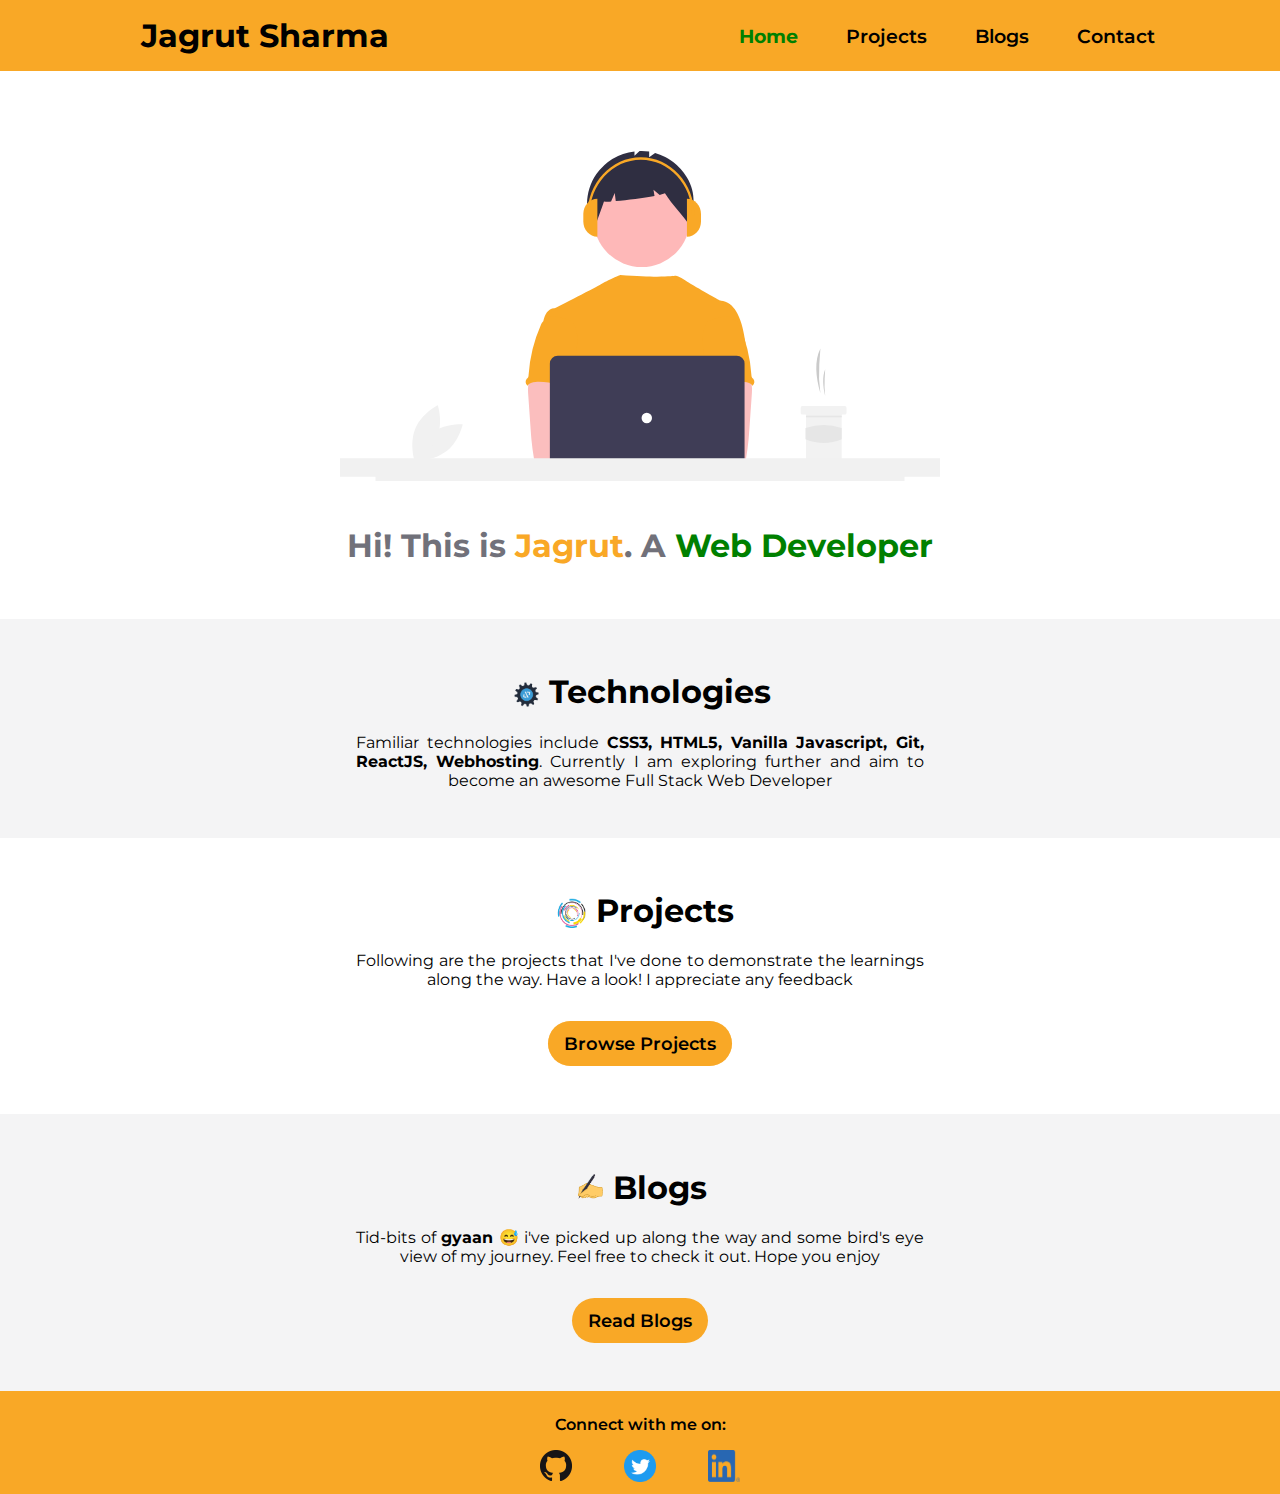
<file: index.html>
<!DOCTYPE html>
<html lang="en">

<head>
    <meta charset="UTF-8">
    <meta http-equiv="X-UA-Compatible" content="IE=edge">
    <meta name="viewport" content="width=device-width, initial-scale=1.0">
    <link rel="stylesheet" href="style.css">
    <link rel="apple-touch-icon" sizes="180x180" href="./favicon-images/apple-touch-icon.png">
    <link rel="icon" type="image/png" sizes="32x32" href="./favicon-images/favicon-32x32.png">
    <link rel="icon" type="image/png" sizes="16x16" href="./favicon-images/favicon-16x16.png">
    <link rel="manifest" href="./favicon-images/site.webmanifest">
    <link rel="mask-icon" href="./favicon-images/safari-pinned-tab.svg" color="#5bbad5">
    <meta name="msapplication-TileColor" content="#00aba9">
    <meta name="theme-color" content="#ffffff">
    <meta name="author" content="Jagrut Sharma">
    <meta name="keywords" content="HTML, CSS, Javascript, Developer, Web Development">
    <meta name="description"
        content="Hi, My name is Jagrut. An upcoming developer. This is my website that serves as my portfolio and also includes some blogs">

    <title>Jagrut | Home</title>
</head>

<body>

    <header class="header">
        <h1 class="logo"><a href="/" class="logo-link">Jagrut&nbsp;Sharma</a></h1>
        <input type="checkbox" id="nav-toggle" class="nav-toggle">
        <label for="nav-toggle" class="nav-toggle-label">
            <span></span>
        </label>
        <nav class="nav">
            <ul class="list list-non-bullet">
                <li class="list-padding"><a class="normal-text-link link-active" href="/">Home</a></li>
                <li class="list-padding"><a class="normal-text-link" href="./projects.html">Projects</a></li>
                <li class="list-padding"><a class="normal-text-link" href="./blogs.html">Blogs</a></li>
                <li class="list-padding"><a class="normal-text-link" href="#footer-scroll">Contact</a></li>
            </ul>
        </nav>
    </header>

    <header class="hero">
        <img src="./images/undraw_coding_re_iv62.svg" alt="A boy using computer while listening to music"
            class="hero__img" />
        <h1 class="hero__heading">Hi! This is <span class="hero-heading-focus">Jagrut</span>. A <span
                class="hero-heading-focus2">Web Developer</span> </h1>
    </header>

    <section class="section section-ow">
        <div class="container container-center">
            <h1><img src="./images/gear.gif" class="section--img">Technologies</h1>
            <p>Familiar technologies include <strong>CSS3, HTML5, Vanilla Javascript, Git, ReactJS, Webhosting</strong>.
                Currently I am
                exploring further and aim to become an awesome Full Stack Web Developer </p>
        </div>
    </section>

    <section class="section">
        <div class="container container-center">
            <h1><img src="./images/Projects.gif" class="section--img2">Projects</h1>
            <p>Following are the projects that I've done to demonstrate the learnings along the way. Have a look! I
                appreciate any feedback</p>

            <div class="div-flex">
                <a href="./projects.html" class="btn btn-1">Browse Projects</a>
            </div>
        </div>
    </section>

    <section class="section section-ow">
        <div class="container container-center">
            <h1><img src="./images/Blog.gif" class="section--img3">Blogs</h1>
            <p>Tid-bits of <strong>gyaan 😅</strong> i've picked up along the way and some bird's eye view of my
                journey. Feel free to check it out. Hope you enjoy</p>

            <div class="div-flex">
                <a href="./blogs.html" class="btn btn-1">Read Blogs</a>
            </div>
        </div>
    </section>

    <footer id="footer-scroll" class="footer">
        <p class="footer__header">Connect with me on:</p>
        <ul class="list-nobullet">
            <li class="list-inline">
                <a class="link" href="https://github.com/jagrut-sharma" target="_blank"><img
                        src="./images/GitHub-Mark-32px.png" alt="github logo"></a>
            </li>
            <li class="list-inline">
                <a class="link" href="https://twitter.com/Jagrut_Sharma" target="_blank"><img
                        src="./images/Twitter social icons - circle - blue.png" alt="twitter logo"
                        style="width: 32px;height: 32px;"></a>
            </li>
            <li class="list-inline">
                <a class="link" href="https://www.linkedin.com/in/jagrut-sharma/" target="_blank"><img
                        src="./images/LI-In-Bug.png" alt="LinkedIn logo" style="width: 32px;height: 32px;"></a>
            </li>
        </ul>
    </footer>

</body>

</html>
</file>
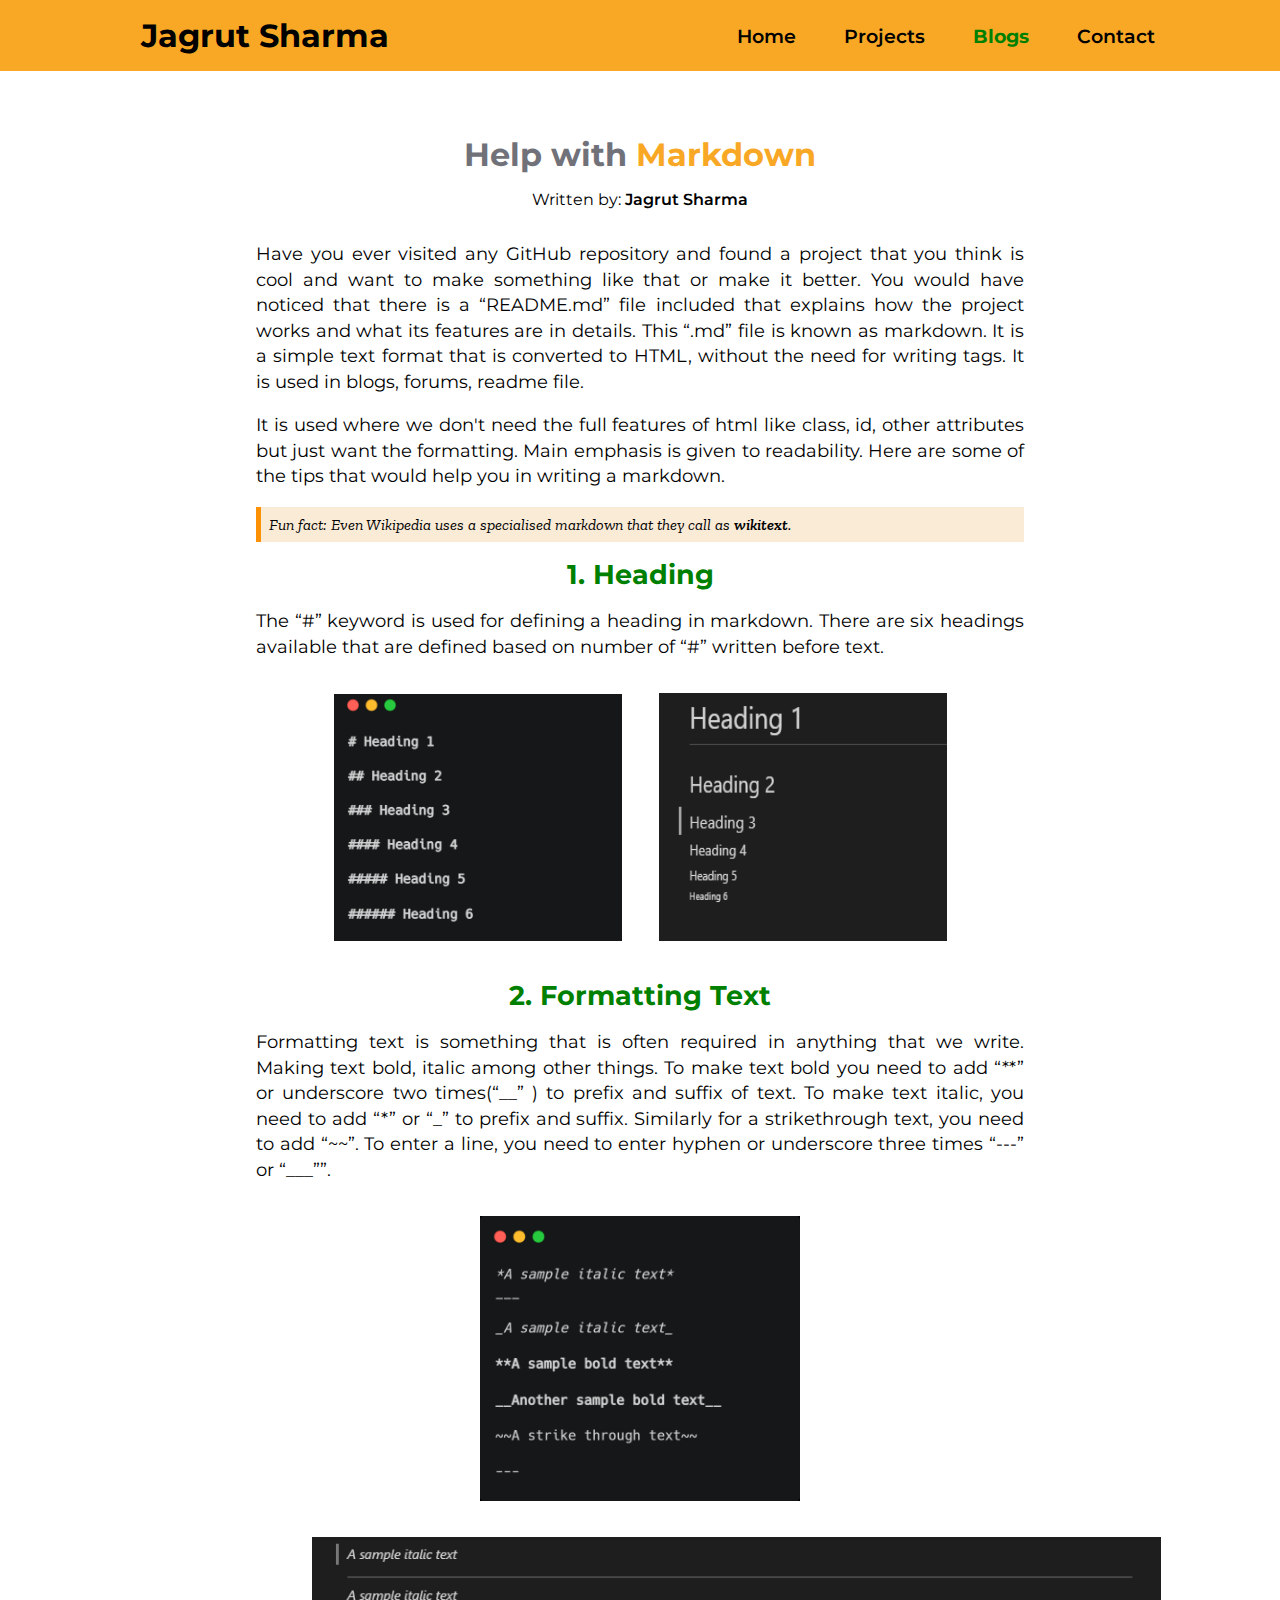
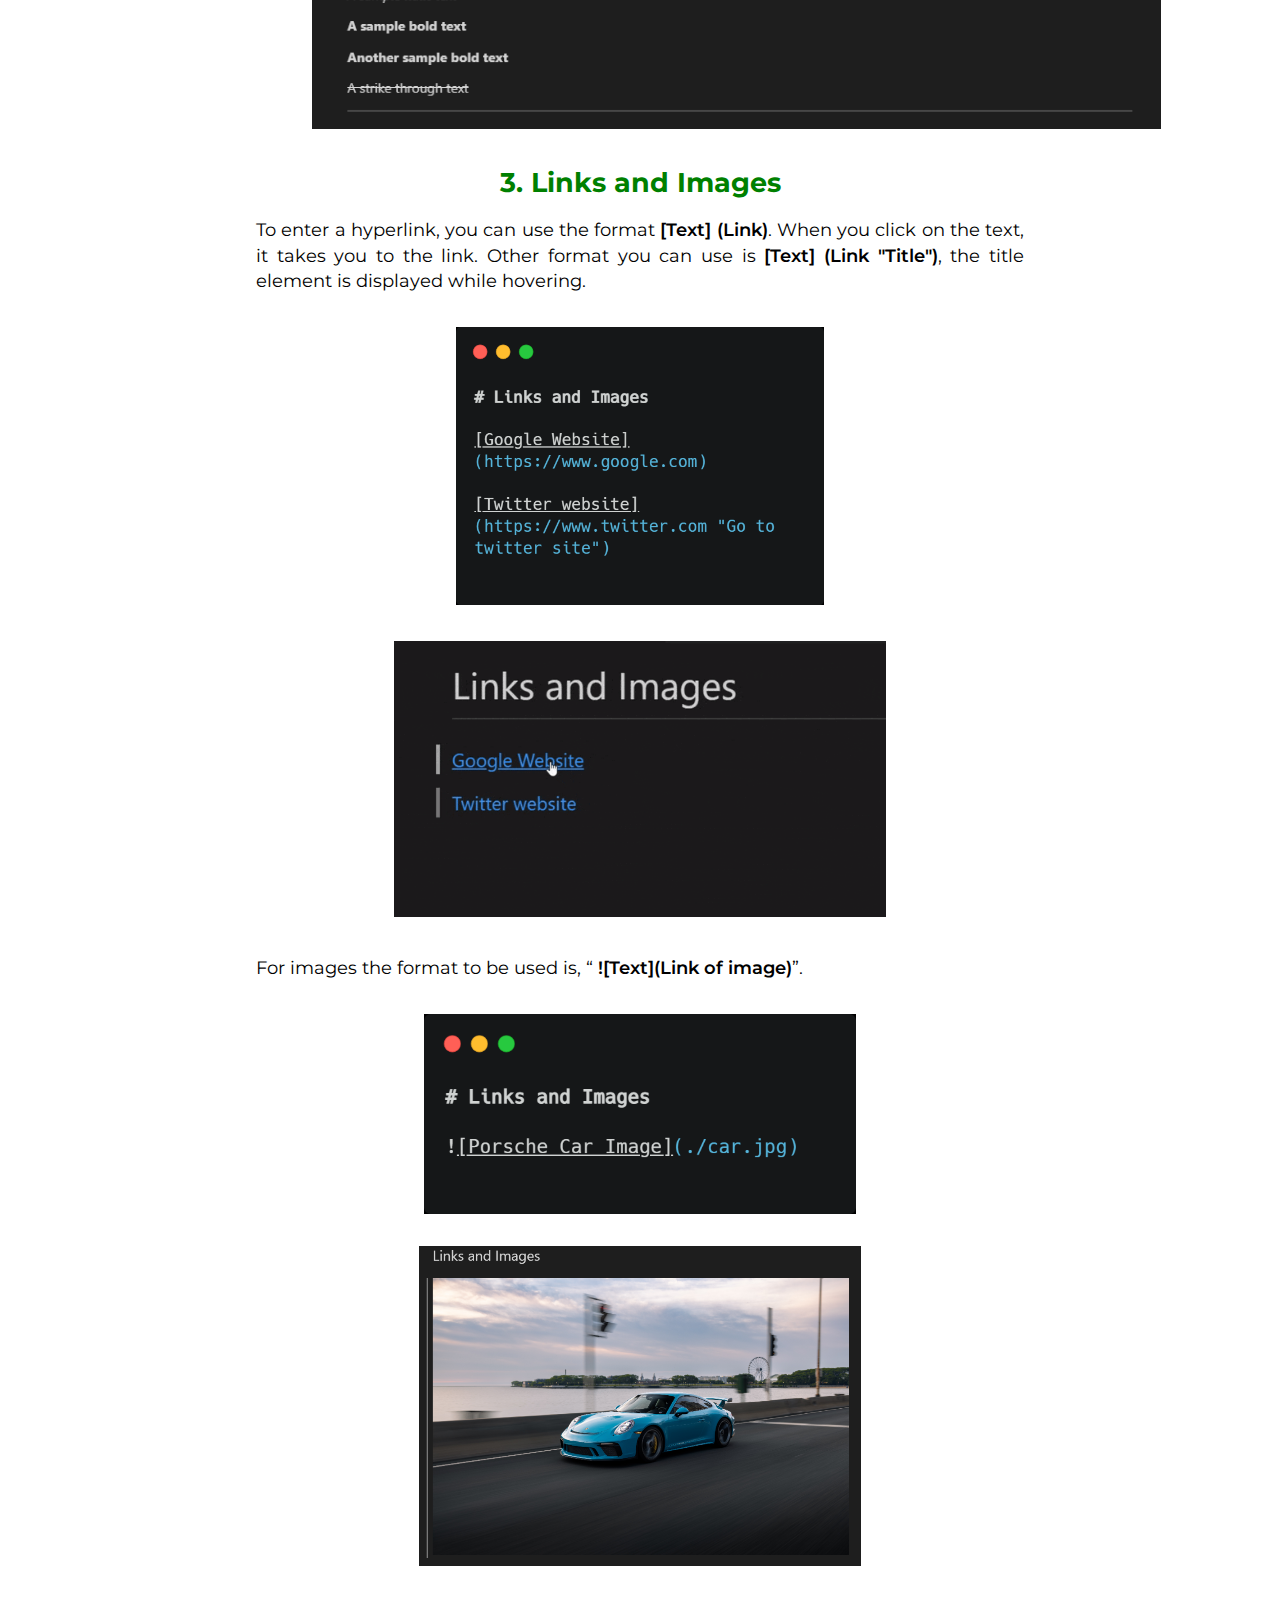
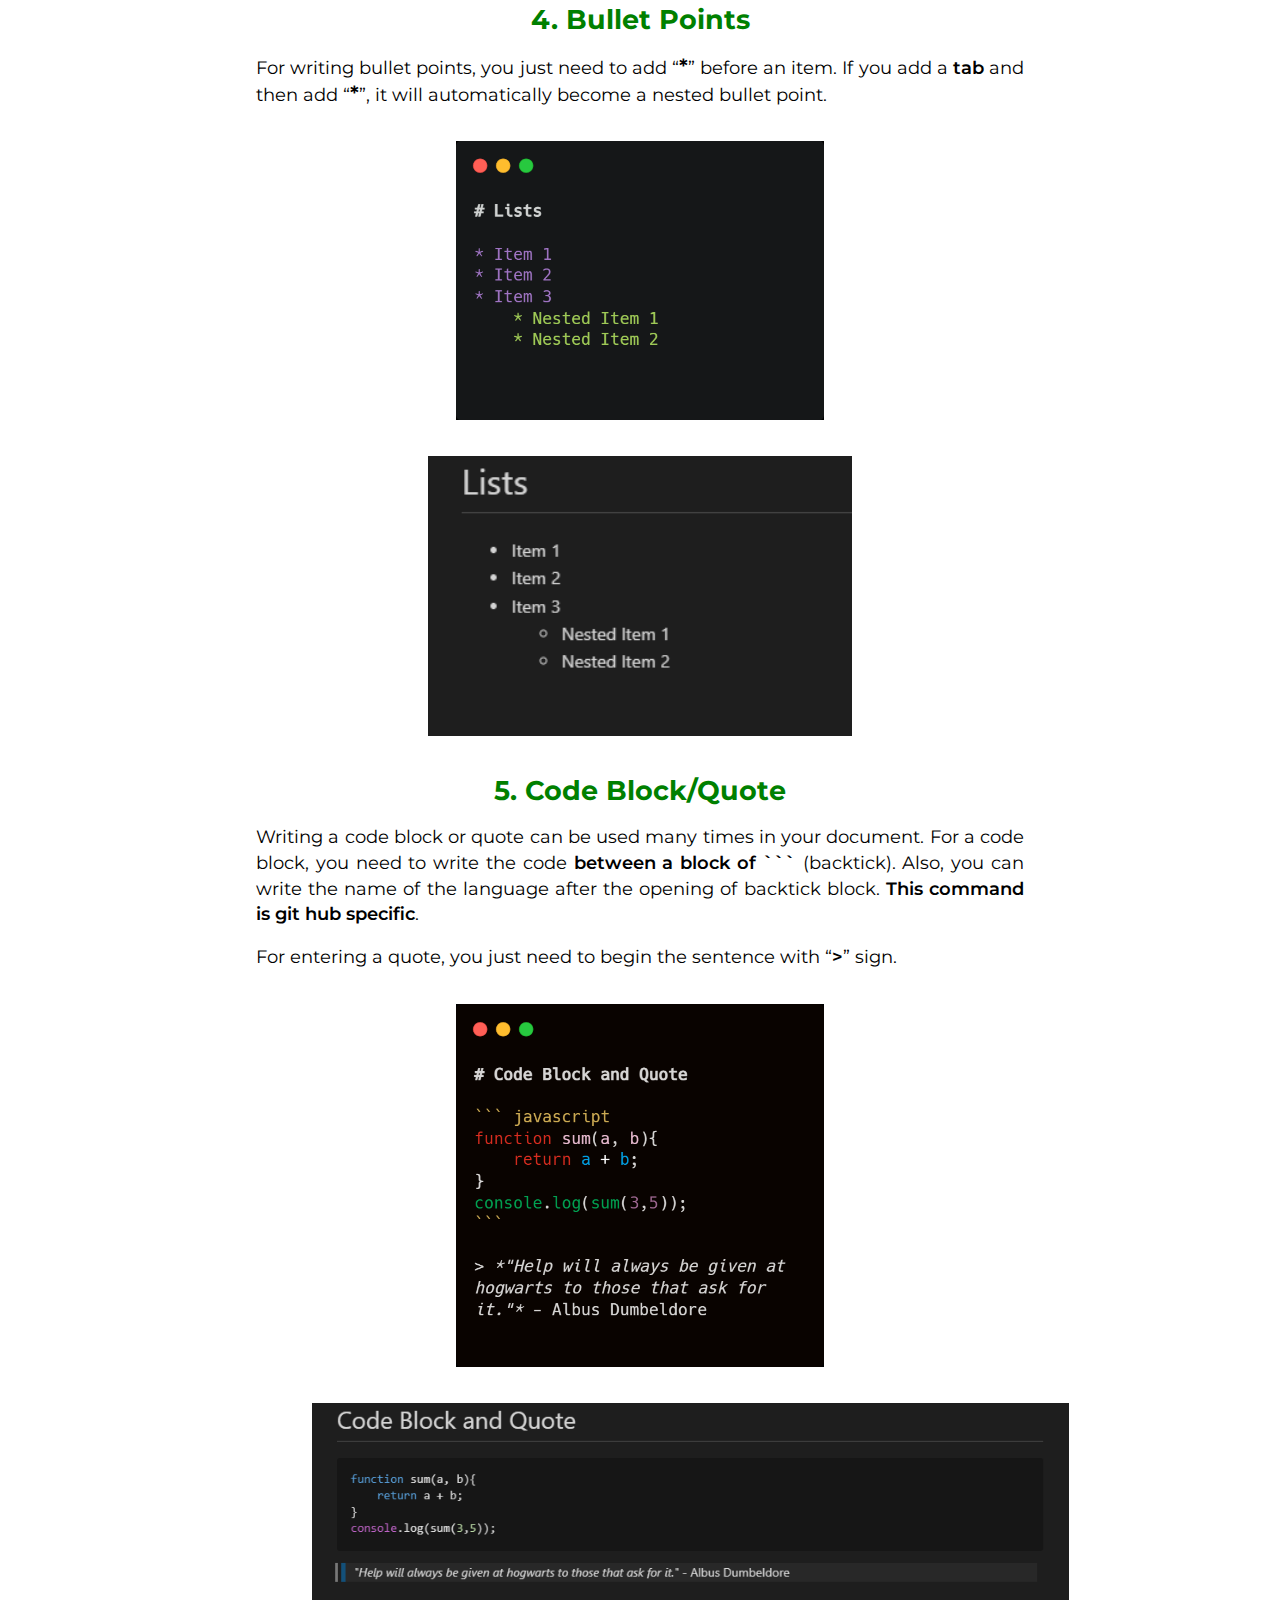
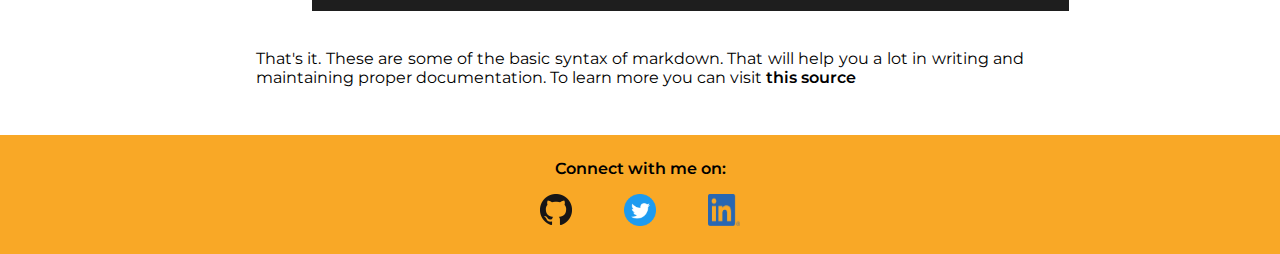
<file: blog-1.html>
<!DOCTYPE html>
<html lang="en">

<head>
    <meta charset="UTF-8">
    <meta http-equiv="X-UA-Compatible" content="IE=edge">
    <meta name="viewport" content="width=device-width, initial-scale=1.0">
    <link rel="stylesheet" href="./blog-1-style.css">
    <link rel="apple-touch-icon" sizes="180x180" href="./favicon-images/apple-touch-icon.png">
    <link rel="icon" type="image/png" sizes="32x32" href="./favicon-images/favicon-32x32.png">
    <link rel="icon" type="image/png" sizes="16x16" href="./favicon-images/favicon-16x16.png">
    <link rel="manifest" href="./favicon-images/site.webmanifest">
    <link rel="mask-icon" href="./favicon-images/safari-pinned-tab.svg" color="#5bbad5">
    <meta name="msapplication-TileColor" content="#00aba9">
    <meta name="theme-color" content="#ffffff">
    <meta name="author" content="Jagrut Sharma">
    <meta name="keywords" content="HTML, CSS, Javascript, Developer, Web Development">
    <meta name="description"
        content="Hi, My name is Jagrut. An upcoming developer. This is my website that serves as my portfolio and also includes some blogs">

    <title>Jagrut | Blogs</title>
</head>

<body>

    <header class="header">
        <h1 class="logo"><a href="/" class="logo-link">Jagrut&nbsp;Sharma</a></h1>
        <input type="checkbox" id="nav-toggle" class="nav-toggle">
        <label for="nav-toggle" class="nav-toggle-label">
            <span></span>
        </label>
        <nav class="nav">
            <ul class="list list-non-bullet">
                <li class="list-padding"><a class="normal-text-link" href="/">Home</a></li>
                <li class="list-padding"><a class="normal-text-link" href="./projects.html">Projects</a></li>
                <li class="list-padding"><a class="normal-text-link link-active" href="./blogs.html">Blogs</a></li>
                <li class="list-padding"><a class="normal-text-link" href="#footer-scroll">Contact</a></li>
            </ul>
        </nav>
    </header>

    <header class="blog-header">
        <h1 class="blog-heading">Help with <span class="blog-heading-focus">Markdown</span></h1>
        <p>Written by: <span style="font-weight: 600;">Jagrut Sharma</span></p>
    </header>

    <article class="article">

        <section>

            <p class="intro-blog">Have you ever visited any GitHub repository and found a project that you think is cool and want to make
                something like that or make it better. You would have noticed that there is a “README.md” file included
                that explains how the project works and what its features are in details. This “.md” file is known as
                markdown. It is a simple text format that is converted to HTML, without the need for writing tags. It is
                used in blogs, forums, readme file.</p>

            <p>It is used where we don't need the full features of html like class, id, other attributes but just want
                the formatting. Main emphasis is given to readability. Here are some of the tips that would help you in
                writing a markdown.</p>

        </section>

        <p class="fact">Fun fact: Even Wikipedia uses a specialised markdown that they call as <span
                style="font-weight: 600;">wikitext</span>.</p>

        <section>
            <h1 class="blog-main-heading">1. Heading</h1>
            <p>The “#” keyword is used for defining a heading in markdown. There are six headings available that are
                defined based on number of “#” written before text.</p>

            <figure>
                <img class="img-blog-heading-1" src="./markdown-blog-images/1. heading.png">
                <img class="img-blog-heading-2" src="./markdown-blog-images/1.1 heading-result.PNG">
            </figure>
        </section>

        <section>
            <h1 class="blog-main-heading">2. Formatting Text</h1>
            <p>Formatting text is something that is often required in anything that we write. Making text bold, italic
                among other things. To make text bold you need to add “**” or underscore two times(“__” ) to prefix and
                suffix of text. To make text italic, you need to add “*” or “_” to prefix and suffix. Similarly for a
                strikethrough text, you need to add “~~”. To enter a line, you need to enter hyphen or underscore three
                times “---” or “___””.</p>

            <figure>
                <img class="img-blog-formatting-1" src="./markdown-blog-images/2. Format-text.png">
                <img class="img-blog-formatting-2" src="./markdown-blog-images/2.1 Format-text-result.PNG">
            </figure>
        </section>

        <section>
            <h1 class="blog-main-heading">3. Links and Images</h1>
            <p>To enter a hyperlink, you can use the format <span style="font-weight: 600;">[Text] (Link)</span>. When
                you click on the text, it takes you to the link. Other format you can use is <span
                    style="font-weight: 600;">[Text] (Link "Title")</span>, the title element is displayed while
                hovering.</p>

            <figure>
                <img class="img-blog-link-1" src="./markdown-blog-images/3. Links.png">
                <img class="img-blog-link-2" src="./markdown-blog-images/3.1 links.gif">
            </figure>

            <p>For images the format to be used is, “ <span style="font-weight: 600;">![Text](Link of image)</span>”.
            </p>

            <figure>
                <img class="img-blog-image-1" src="./markdown-blog-images/3.2 images.png">
                <img class="img-blog-image-2" src="./markdown-blog-images/3.2 images-result.PNG">
            </figure>
        </section>

        <section>
            <h1 class="blog-main-heading">4. Bullet Points</h1>
            <p>For writing bullet points, you just need to add “<span
                    style="font-weight: 600; font-size: larger;">*</span>” before an item. If you add a <span
                    style="font-weight: 600;">tab</span> and then add “<span
                    style="font-weight: 600; font-size: larger;">*</span>”, it will automatically become a nested bullet
                point.</p>

            <figure>
                <img class="img-blog-bullet-1" src="./markdown-blog-images/4. Lists.png">
                <img class="img-blog-bullet-2" src="./markdown-blog-images/4. Lists-result.PNG">
            </figure>
        </section>

        <section>
            <h1 class="blog-main-heading">5. Code Block/Quote</h1>
            <p>Writing a code block or quote can be used many times in your document. For a code block, you need to
                write the code <span style="font-weight: 600;">between a block of ```</span> (backtick). Also, you can
                write the name of the language after the opening of backtick block. <span style="font-weight: 600;">This
                    command is git hub specific</span>.</p>
            <p>For entering a quote, you just need to begin the sentence with “<span style="font-weight: 600;">></span>”
                sign. </p>

            <figure>
                <img class="img-blog-code-1" src="./markdown-blog-images/5. Code block and quote.png">
                <img class="img-blog-code-2" src="./markdown-blog-images/5.1 Code block and quote-result.PNG">
            </figure>
        </section>

        <p class="last">That's it. These are some of the basic syntax of markdown. That will help you a lot in writing
            and maintaining proper documentation. To learn more you can visit <a
                href="https://www.markdownguide.org/basic-syntax/" target="_blank">this source</a></p>

    </article>

    <footer id="footer-scroll" class="footer">
        <p class="footer__header">Connect with me on:</p>
        <ul class="list-nobullet">
            <li class="list-inline">
                <a class="link" href="https://github.com/jagrut-sharma" target="_blank"><img
                        src="./images/GitHub-Mark-32px.png" alt="github logo"></a>
            </li>
            <li class="list-inline">
                <a class="link" href="https://twitter.com/Jagrut_Sharma" target="_blank"><img
                        src="./images/Twitter social icons - circle - blue.png" alt="twitter logo"
                        style="width: 32px;height: 32px;"></a>
            </li>
            <li class="list-inline">
                <a class="link" href="https://www.linkedin.com/in/jagrut-sharma/" target="_blank"><img
                        src="./images/LI-In-Bug.png" alt="LinkedIn logo" style="width: 32px;height: 32px;"></a>
            </li>
        </ul>
    </footer>

</body>

</html>
</file>
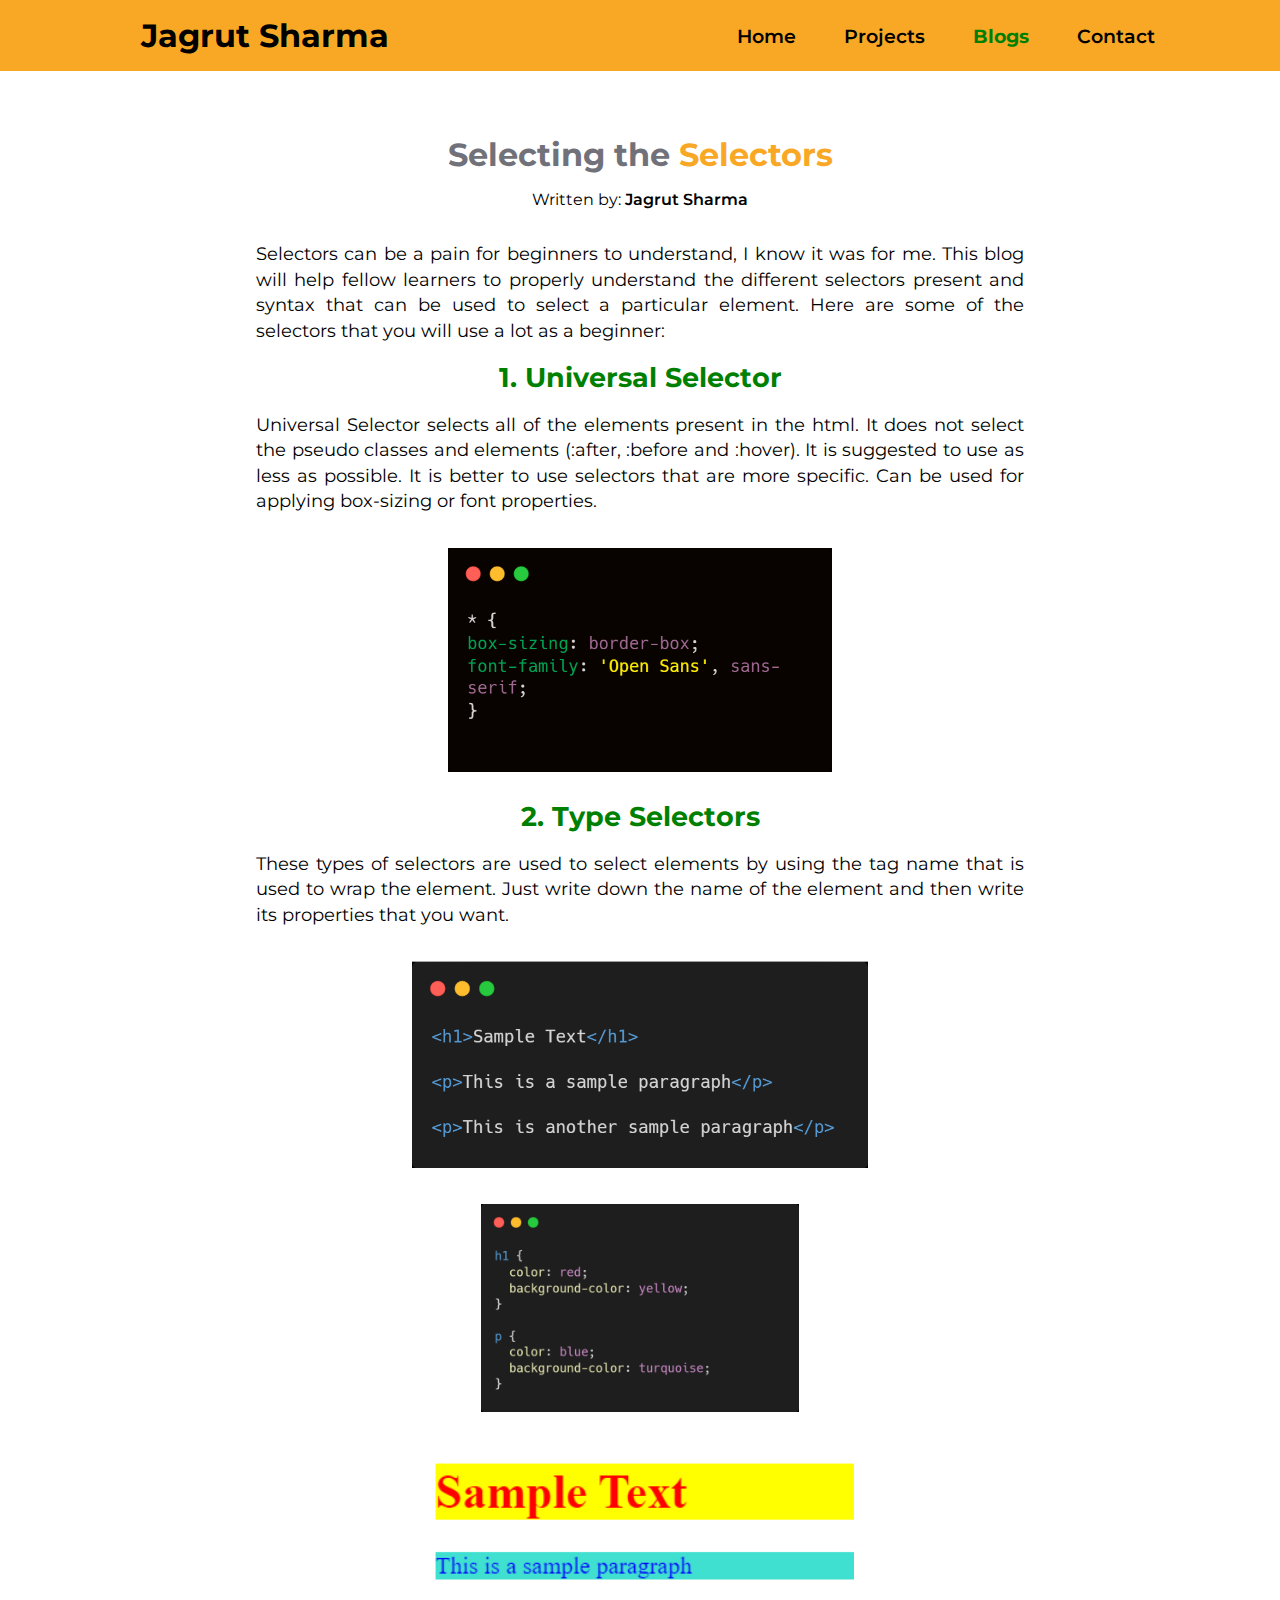
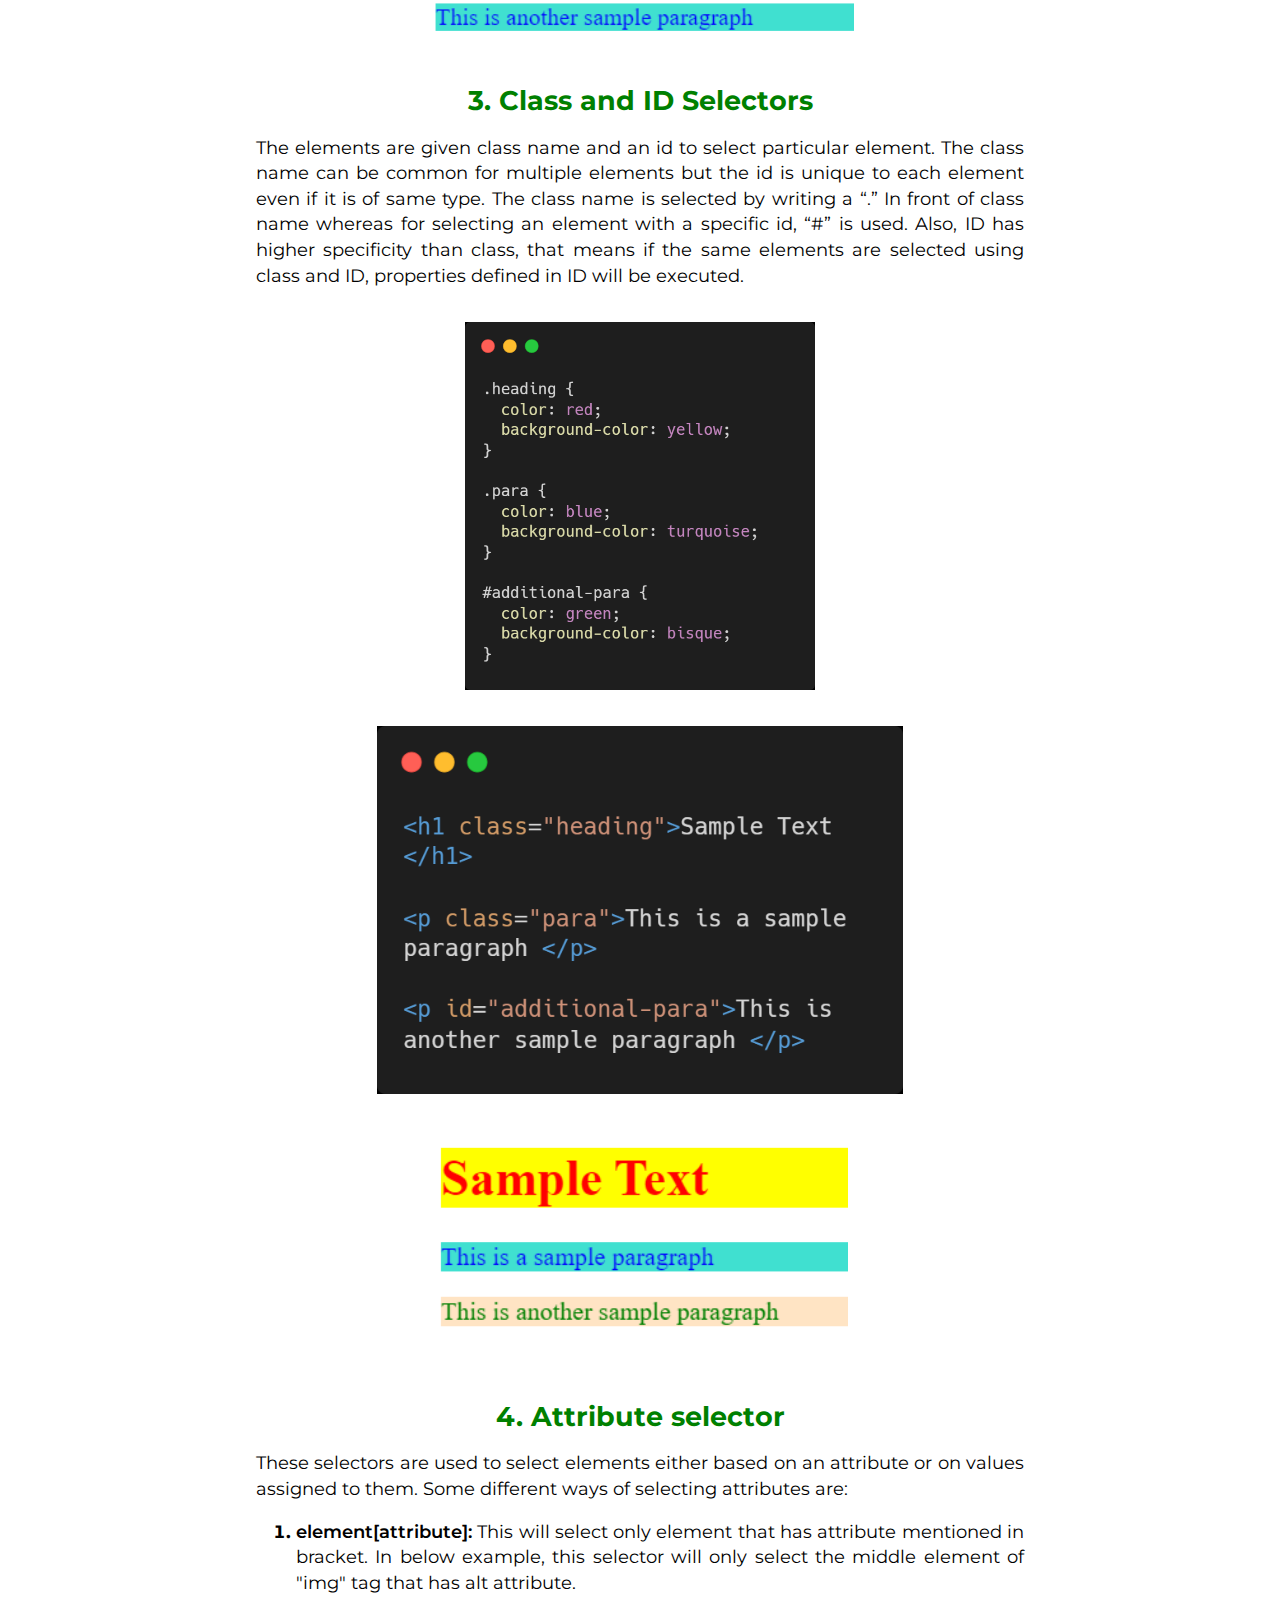
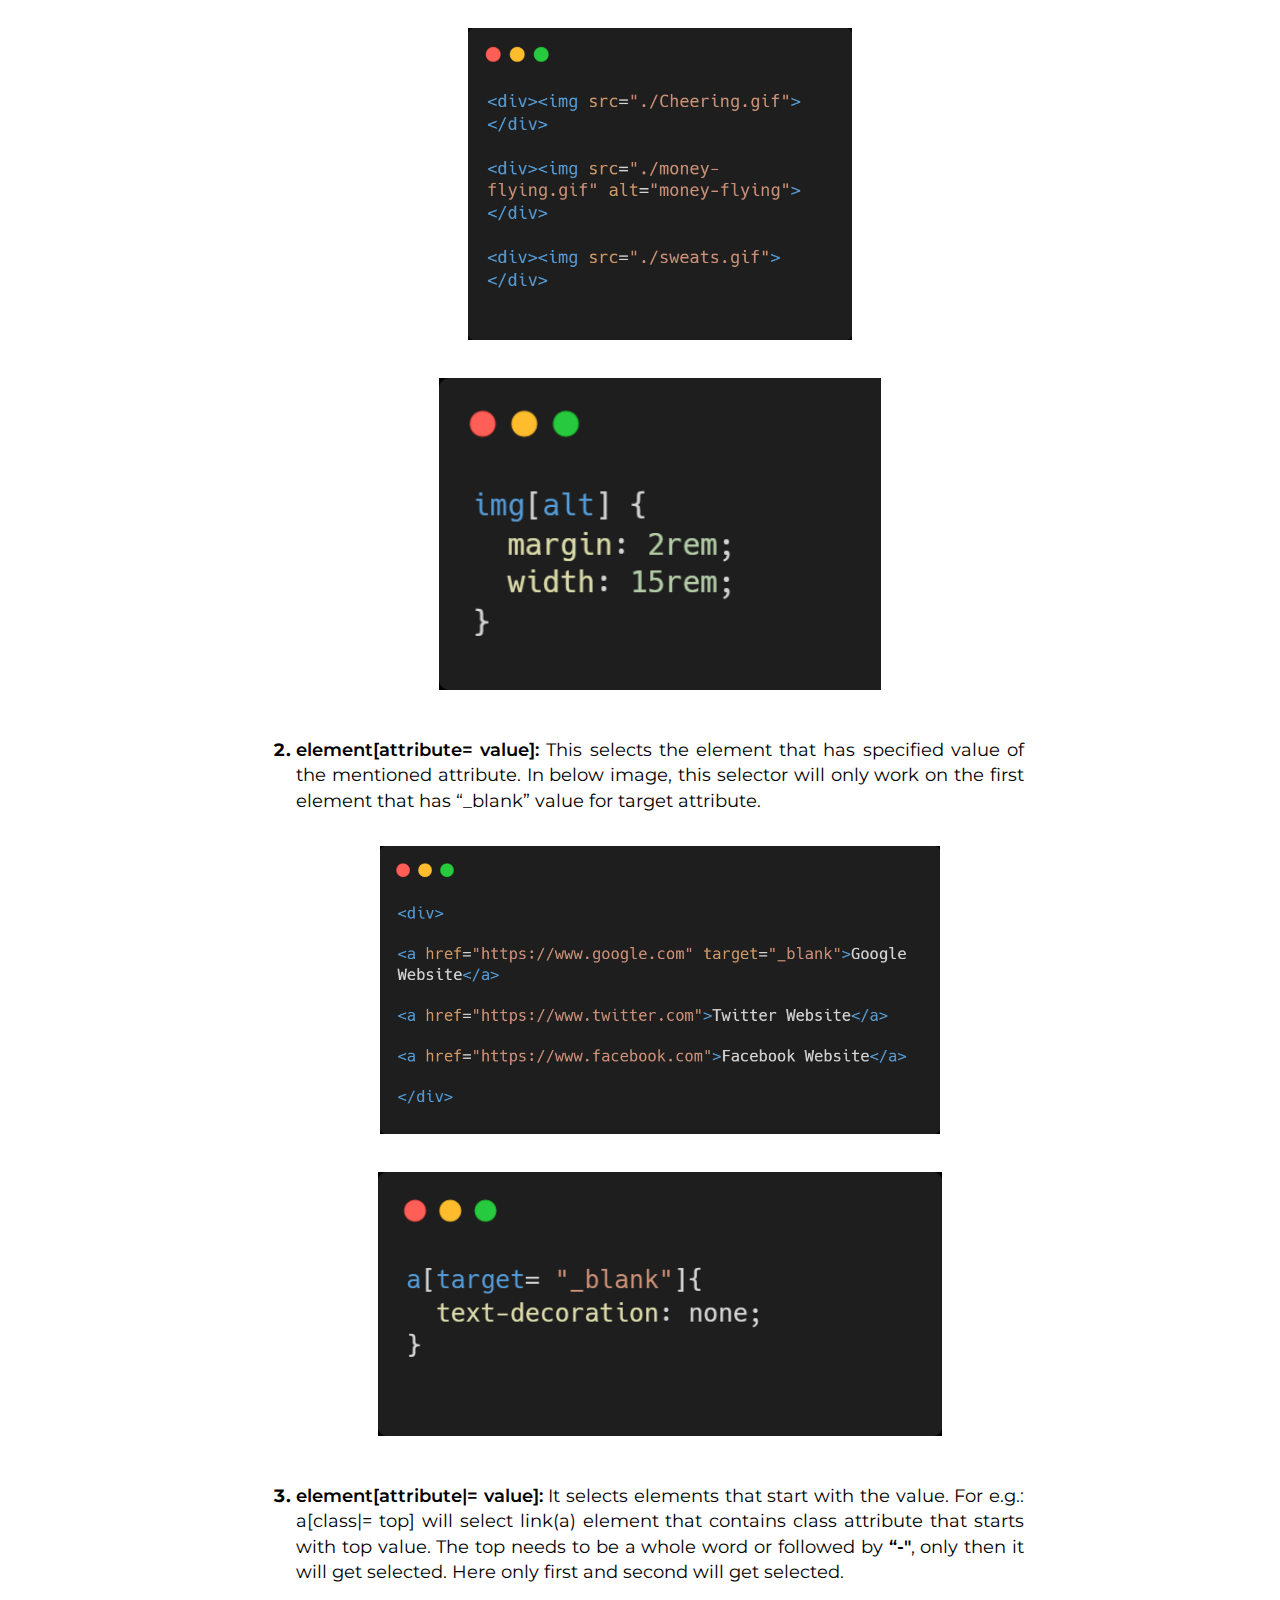
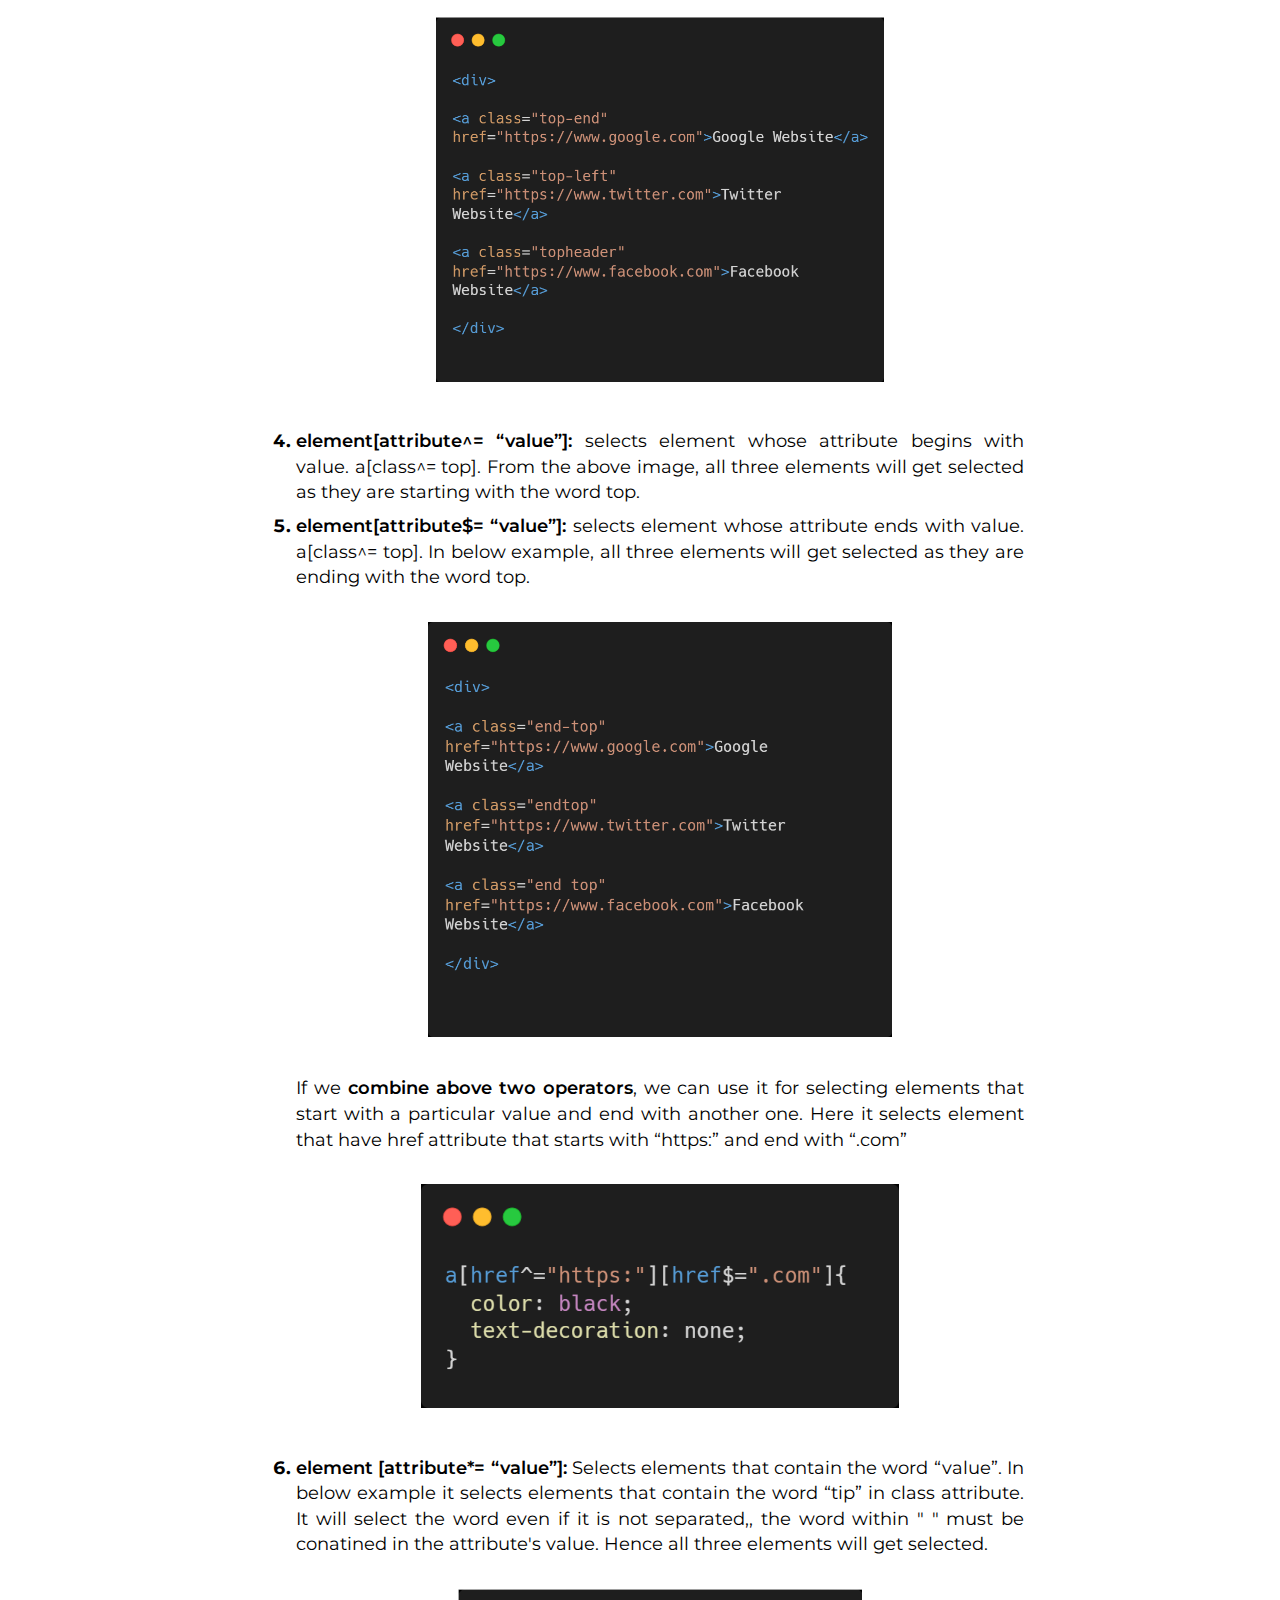
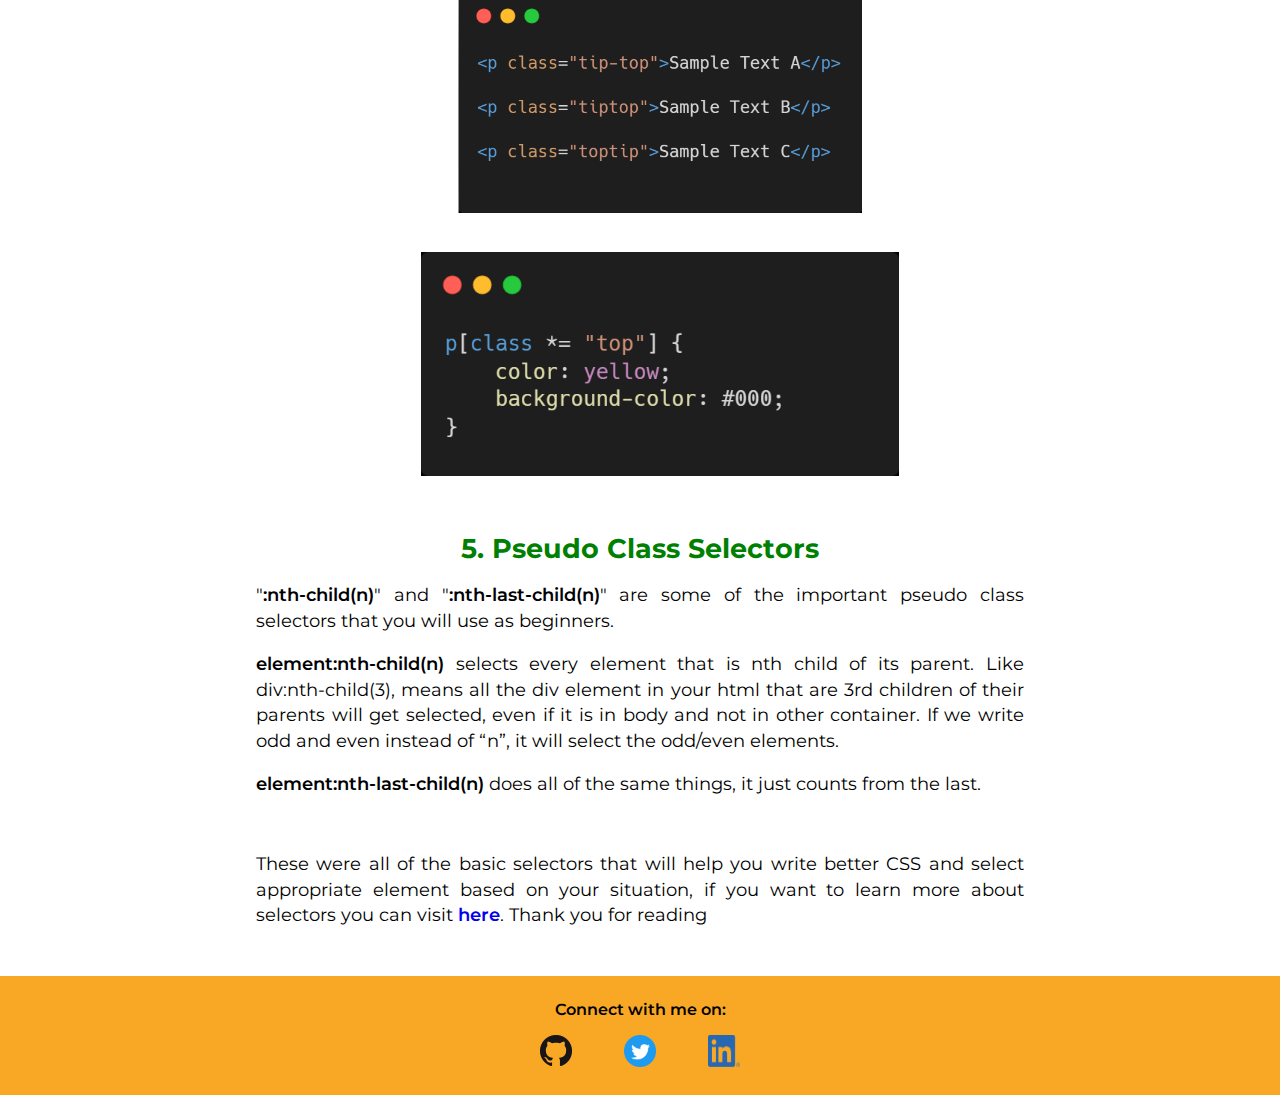
<file: blog-2.html>
<!DOCTYPE html>
<html lang="en">

<head>
    <meta charset="UTF-8">
    <meta http-equiv="X-UA-Compatible" content="IE=edge">
    <meta name="viewport" content="width=device-width, initial-scale=1.0">
    <link rel="stylesheet" href="./blog-2-style.css">
    <link rel="apple-touch-icon" sizes="180x180" href="./favicon-images/apple-touch-icon.png">
    <link rel="icon" type="image/png" sizes="32x32" href="./favicon-images/favicon-32x32.png">
    <link rel="icon" type="image/png" sizes="16x16" href="./favicon-images/favicon-16x16.png">
    <link rel="manifest" href="./favicon-images/site.webmanifest">
    <link rel="mask-icon" href="./favicon-images/safari-pinned-tab.svg" color="#5bbad5">
    <meta name="msapplication-TileColor" content="#00aba9">
    <meta name="theme-color" content="#ffffff">
    <meta name="author" content="Jagrut Sharma">
    <meta name="keywords" content="HTML, CSS, Javascript, Developer, Web Development">
    <meta name="description"
        content="Hi, My name is Jagrut. An upcoming developer. This is my website that serves as my portfolio and also includes some blogs">

    <title>Jagrut | Blogs</title>
</head>

<body>

    <header class="header">
        <h1 class="logo"><a href="/" class="logo-link">Jagrut&nbsp;Sharma</a></h1>
        <input type="checkbox" id="nav-toggle" class="nav-toggle">
        <label for="nav-toggle" class="nav-toggle-label">
            <span></span>
        </label>
        <nav class="nav">
            <ul class="list list-non-bullet">
                <li class="list-padding"><a class="normal-text-link" href="/">Home</a></li>
                <li class="list-padding"><a class="normal-text-link" href="./projects.html">Projects</a></li>
                <li class="list-padding"><a class="normal-text-link link-active" href="./blogs.html">Blogs</a></li>
                <li class="list-padding"><a class="normal-text-link" href="#footer-scroll">Contact</a></li>
            </ul>
        </nav>
    </header>

    <header class="blog-header">
        <h1 class="blog-heading">Selecting the <span class="blog-heading-focus">Selectors</span></h1>
        <p>Written by: <span style="font-weight: 600;">Jagrut Sharma</span></p>
    </header>

    <article class="article">

        <section>
            <p class="intro-blog">Selectors can be a pain for beginners to understand, I know it was for me. This blog
                will help fellow learners to properly understand the different selectors present and syntax that can be
                used to select a particular element. Here are some of the selectors that you will use a lot as a
                beginner:</p>
        </section>

        <section>
            <h1 class="blog-main-heading">1. Universal Selector</h1>
            <p>Universal Selector selects all of the elements present in the html. It does not select the pseudo classes
                and elements (:after, :before and :hover). It is suggested to use as less as possible. It is better to
                use selectors that are more specific. Can be used for applying box-sizing or font properties.</p>
            <figure>
                <img class="img-universal-selector" src="./selectors-blog-images/1. Universal.png">
            </figure>
        </section>

        <section>
            <h1 class="blog-main-heading">2. Type Selectors</h1>
            <p>These types of selectors are used to select elements by using the tag name that is used to wrap the
                element. Just write down the name of the element and then write its properties that you want.</p>
            <figure>
                <img class="img-blog-typeselector-1" src="./selectors-blog-images/2. Type-html.png">
                <img class="img-blog-typeselector-2" src="./selectors-blog-images/2.1 Type-css.png">
                <img class="img-blog-typeselector-3" src="./selectors-blog-images/2.2 Type-result.PNG">
            </figure>
        </section>

        <section>
            <h1 class="blog-main-heading">3. Class and ID Selectors</h1>
            <p>The elements are given class name and an id to select particular element. The class name can be common
                for multiple elements but the id is unique to each element even if it is of same type. The class name is
                selected by writing a “.” In front of class name whereas for selecting an element with a specific id,
                “#” is used. Also, ID has higher specificity than class, that means if the same elements are selected
                using class and ID, properties defined in ID will be executed.</p>

            <figure>
                <img class="img-blog-class-id-selector-1" src="./selectors-blog-images/3. Class and ID-html.png">
                <img class="img-blog-class-id-selector-2" src="./selectors-blog-images/3.1 Class and ID-CSS.png">
                <img class="img-blog-class-id-selector-3"
                    src="./selectors-blog-images/3.2 Class and id selector-result.PNG">
            </figure>
        </section>

        <section>
            <h1 class="blog-main-heading">4. Attribute selector</h1>
            <p>These selectors are used to select elements either based on an attribute or on values assigned to them.
                Some different ways of selecting attributes are:</p>
            <ol>
                <li><span style="font-weight: 600;">element[attribute]:</span> This will select only element that has
                    attribute mentioned in bracket. In below example, this selector will only select the middle element
                    of "img" tag that has alt attribute.
                    <div>
                        <img class="img-blog-attribute-1" src="./selectors-blog-images/4. Attribute.png">
                        <img class="img-blog-attribute-2" src="./selectors-blog-images/4.1 Attribute-CSS.png">
                    </div>
                </li>

                <li><span style="font-weight: 600;">element[attribute= value]:</span> This selects the element that has
                    specified value of the mentioned attribute. In below image, this selector will only work on the
                    first element that has “_blank” value for target attribute.
                    <div>
                        <img class="img-blog-attribute-3" src="./selectors-blog-images/4.2 attribute-html.png">

                        <img class="img-blog-attribute-4" src="./selectors-blog-images/4.3 attribute-css.png">

                    </div>
                </li>

                <li>
                    <span style="font-weight: 600;">element[attribute|= value]:</span> It selects elements that start
                    with the value. For e.g.:
                    a[class|= top] will select link(a) element that contains class attribute that starts with top value.
                    The top needs to be a whole word or followed by <span style="font-weight: 600;">“-"</span>, only
                    then it will get selected. Here only first and second <a> will get selected.

                        <div>
                            <img class="img-blog-attribute-5" src="./selectors-blog-images/4.4 attribute-html.png">

                        </div>
                </li>

                <li>
                    <span style="font-weight: 600;">element[attribute^= “value”]:</span> selects element whose attribute
                    begins with value. a[class^= top]. From the above image, all three elements will get selected as
                    they are starting with the word top.
                </li>

                <li>
                    <span style="font-weight: 600;">element[attribute$= “value”]:</span> selects element whose attribute
                    ends with value. a[class^= top]. In below example, all three elements will get selected as they are
                    ending with the word top.
                    <div>
                        <img class="img-blog-attribute-6" src="./selectors-blog-images/4.5 attribute-html.png">
                    </div>
                    If we <span style="font-weight: 600;">combine above two operators</span>, we can use it for
                    selecting elements that start with a particular value and end with another one. Here it selects
                    element that have href attribute that starts with “https:” and end with “.com”
                    <div>
                        <img class="img-blog-attribute-7" src="./selectors-blog-images/4.6 attribute-css.png">
                    </div>
                </li>

                <li>
                    <span style="font-weight: 600;">element [attribute*= “value”]:</span> Selects elements that contain
                    the word “value”. In below example it selects elements that contain the word “tip” in class
                    attribute. It will select the word even if it is not separated,, the word within " " must be
                    conatined in the attribute's value. Hence all three elements will get selected.
                    <div>
                        <img class="img-blog-attribute-8" src="./selectors-blog-images/4.7 attribut-html.png">

                        <img class="img-blog-attribute-9" src="./selectors-blog-images/4.8 attribute css.png">
                    </div>
                </li>
            </ol>
        </section>

        <section>
            <h1 class="blog-main-heading">5. Pseudo Class Selectors</h1>
            <p>"<span style="font-weight: 600;">:nth-child(n)</span>" and "<span
                    style="font-weight: 600;">:nth-last-child(n)</span>" are some of the important pseudo class
                selectors that you will use as beginners.</p>
            <p><span style="font-weight: 600;">element:nth-child(n)</span> selects every element that is nth child of
                its parent. Like div:nth-child(3), means all the div element in your html that are 3rd children of their
                parents will get selected, even if it is in body and not in other container. If we write odd and even
                instead of “n”, it will select the odd/even elements.</p>
            <p><span style="font-weight: 600;">element:nth-last-child(n)</span> does all of the same things, it just
                counts from the last.</p>
        </section>

        <br>

        <p class="last">These were all of the basic selectors that will help you write better CSS and select appropriate
            element based on your situation, if you want to learn more about selectors you can visit <a
                class="link-last" href="https://developer.mozilla.org/en-US/docs/Web/CSS/CSS_Selectors" target="_blank">
                here</a>. Thank you for reading</p>



    </article>

    <footer id="footer-scroll" class="footer">
        <p class="footer__header">Connect with me on:</p>
        <ul class="list-nobullet">
            <li class="list-inline">
                <a class="link" href="https://github.com/jagrut-sharma" target="_blank"><img
                        src="./images/GitHub-Mark-32px.png" alt="github logo"></a>
            </li>
            <li class="list-inline">
                <a class="link" href="https://twitter.com/Jagrut_Sharma" target="_blank"><img
                        src="./images/Twitter social icons - circle - blue.png" alt="twitter logo"
                        style="width: 32px;height: 32px;"></a>
            </li>
            <li class="list-inline">
                <a class="link" href="https://www.linkedin.com/in/jagrut-sharma/" target="_blank"><img
                        src="./images/LI-In-Bug.png" alt="LinkedIn logo" style="width: 32px;height: 32px;"></a>
            </li>
        </ul>
    </footer>

</body>

</html>
</file>
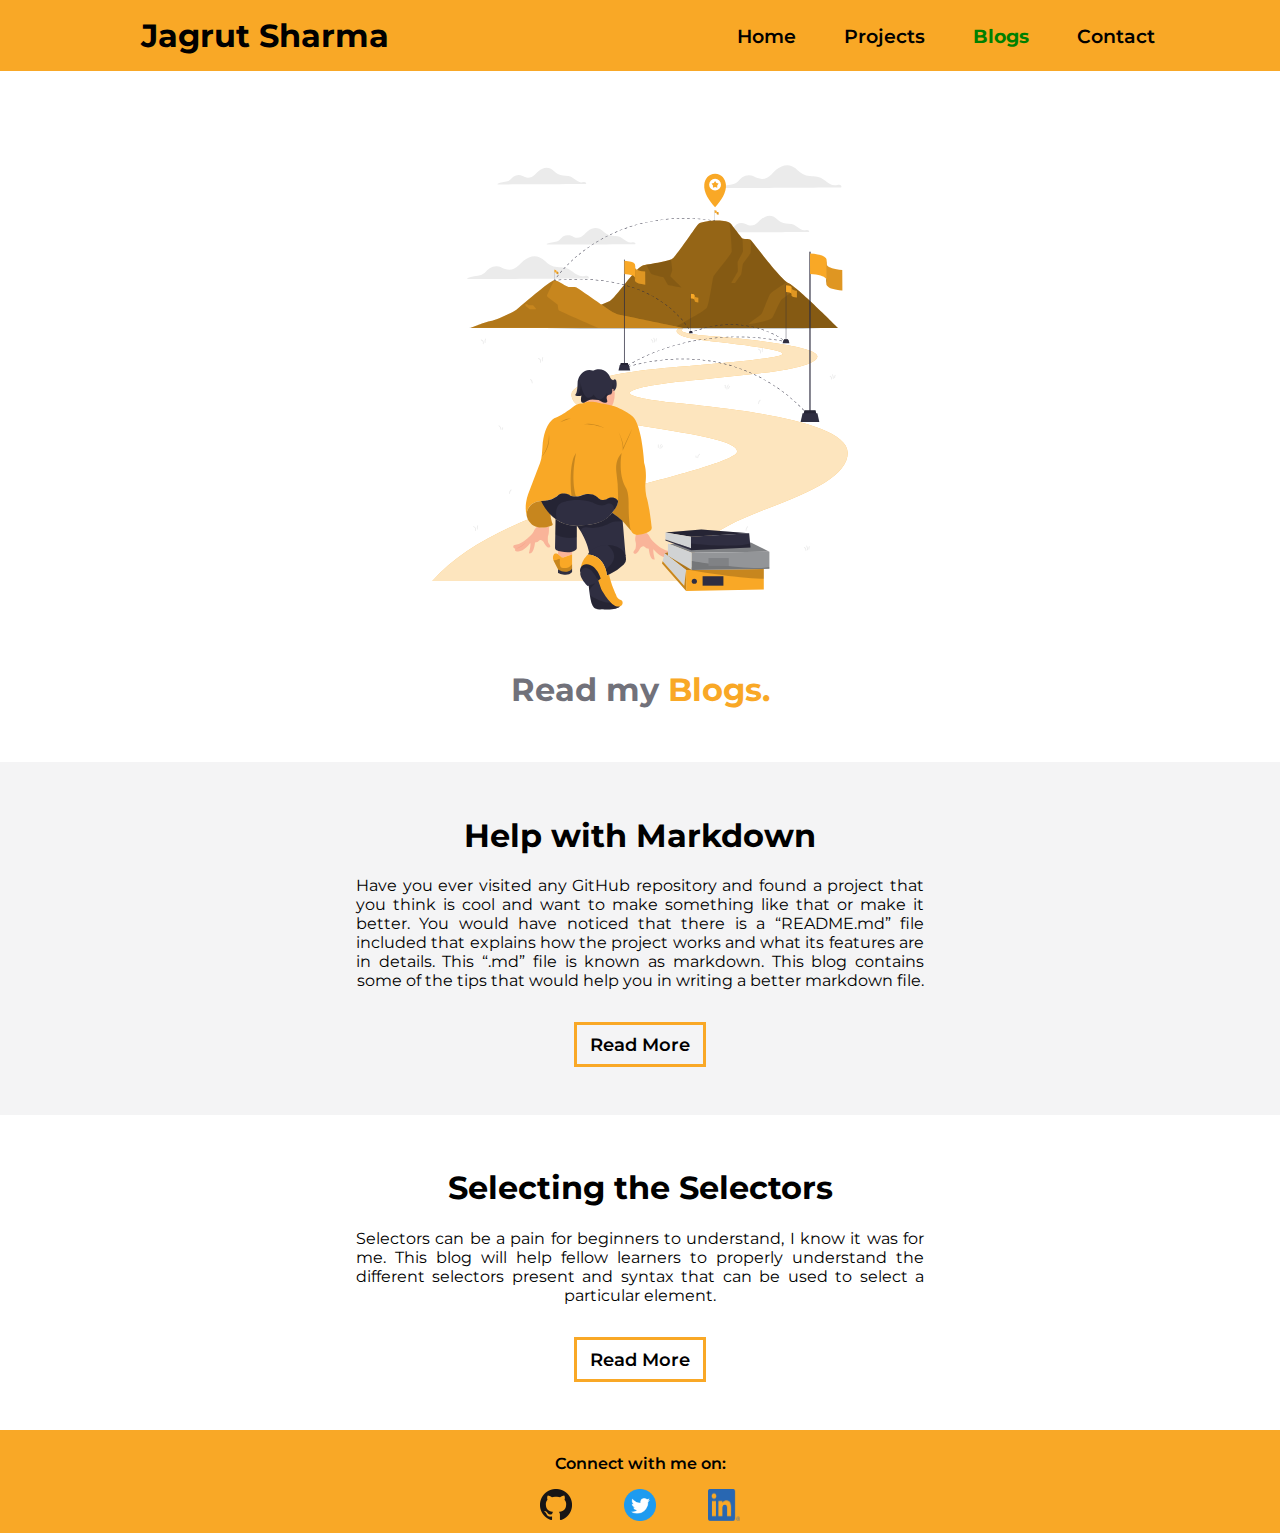
<file: blogs.html>
<!DOCTYPE html>
<html lang="en">

<head>
    <meta charset="UTF-8">
    <meta http-equiv="X-UA-Compatible" content="IE=edge">
    <meta name="viewport" content="width=device-width, initial-scale=1.0">
    <link rel="stylesheet" href="style.css">
    <link rel="apple-touch-icon" sizes="180x180" href="./favicon-images/apple-touch-icon.png">
    <link rel="icon" type="image/png" sizes="32x32" href="./favicon-images/favicon-32x32.png">
    <link rel="icon" type="image/png" sizes="16x16" href="./favicon-images/favicon-16x16.png">
    <link rel="manifest" href="./favicon-images/site.webmanifest">
    <link rel="mask-icon" href="./favicon-images/safari-pinned-tab.svg" color="#5bbad5">
    <meta name="msapplication-TileColor" content="#00aba9">
    <meta name="theme-color" content="#ffffff">
    <meta name="author" content="Jagrut Sharma">
    <meta name="keywords" content="HTML, CSS, Javascript, Developer, Web Development">
    <meta name="description"
        content="Hi, My name is Jagrut. An upcoming developer. This is my website that serves as my portfolio and also includes some blogs">

    <title>Jagrut | Blogs</title>
</head>

<body>

    <header class="header">
        <h1 class="logo"><a href="/" class="logo-link">Jagrut&nbsp;Sharma</a></h1>
        <input type="checkbox" id="nav-toggle" class="nav-toggle">
        <label for="nav-toggle" class="nav-toggle-label">
            <span></span>
        </label>
        <nav class="nav">
            <ul class="list list-non-bullet">
                <li class="list-padding"><a class="normal-text-link" href="/">Home</a></li>
                <li class="list-padding"><a class="normal-text-link" href="./projects.html">Projects</a></li>
                <li class="list-padding"><a class="normal-text-link link-active" href="./blogs.html">Blogs</a></li>
                <li class="list-padding"><a class="normal-text-link" href="#footer-scroll">Contact</a></li>
            </ul>
        </nav>
    </header>

    <header class="hero">
        <img src="./images/Blogs_image.svg" alt="A boy running through milestones" class="hero__img" />
        <h1 class="hero__heading">Read my <span class="hero-heading-focus">Blogs.</span> </h1>
    </header>

    <section class="section section-ow">
        <div class="container container-center">
            <h1>Help with Markdown</h1>
            <p>Have you ever visited any GitHub repository and found a project that you think is cool and want to make
                something like that or make it better. You would have noticed that there is a “README.md” file included
                that explains how the project works and what its features are in details. This “.md” file is known as
                markdown. This blog contains some of the tips that would help you in writing a better markdown file.</p>

            <div class="div-flex">
                <a href="./Markdown-Help.html" target="_blank" class="btn btn-2">Read More</a>
            </div>
        </div>
    </section>

    <section class="section">
        <div class="container container-center">
            <h1>Selecting the Selectors</h1>
            <p>Selectors can be a pain for beginners to understand, I know it was for me. This blog will help fellow
                learners to properly understand the different selectors present and syntax that can be used to select a
                particular element.</p>

            <div class="div-flex">
                <a href="./Selecting-the-selectors.html" target="_blank" class="btn btn-2">Read More</a>
            </div>
        </div>
    </section>

    <footer id="footer-scroll" class="footer">
        <p class="footer__header">Connect with me on:</p>
        <ul class="list-nobullet">
            <li class="list-inline">
                <a class="link" href="https://github.com/jagrut-sharma" target="_blank"><img
                        src="./images/GitHub-Mark-32px.png" alt="github logo"></a>
            </li>
            <li class="list-inline">
                <a class="link" href="https://twitter.com/Jagrut_Sharma" target="_blank"><img
                        src="./images/Twitter social icons - circle - blue.png" alt="twitter logo"
                        style="width: 32px;height: 32px;"></a>
            </li>
            <li class="list-inline">
                <a class="link" href="https://www.linkedin.com/in/jagrut-sharma/" target="_blank"><img
                        src="./images/LI-In-Bug.png" alt="LinkedIn logo" style="width: 32px;height: 32px;"></a>
            </li>
        </ul>
    </footer>

</body>

</html>
</file>
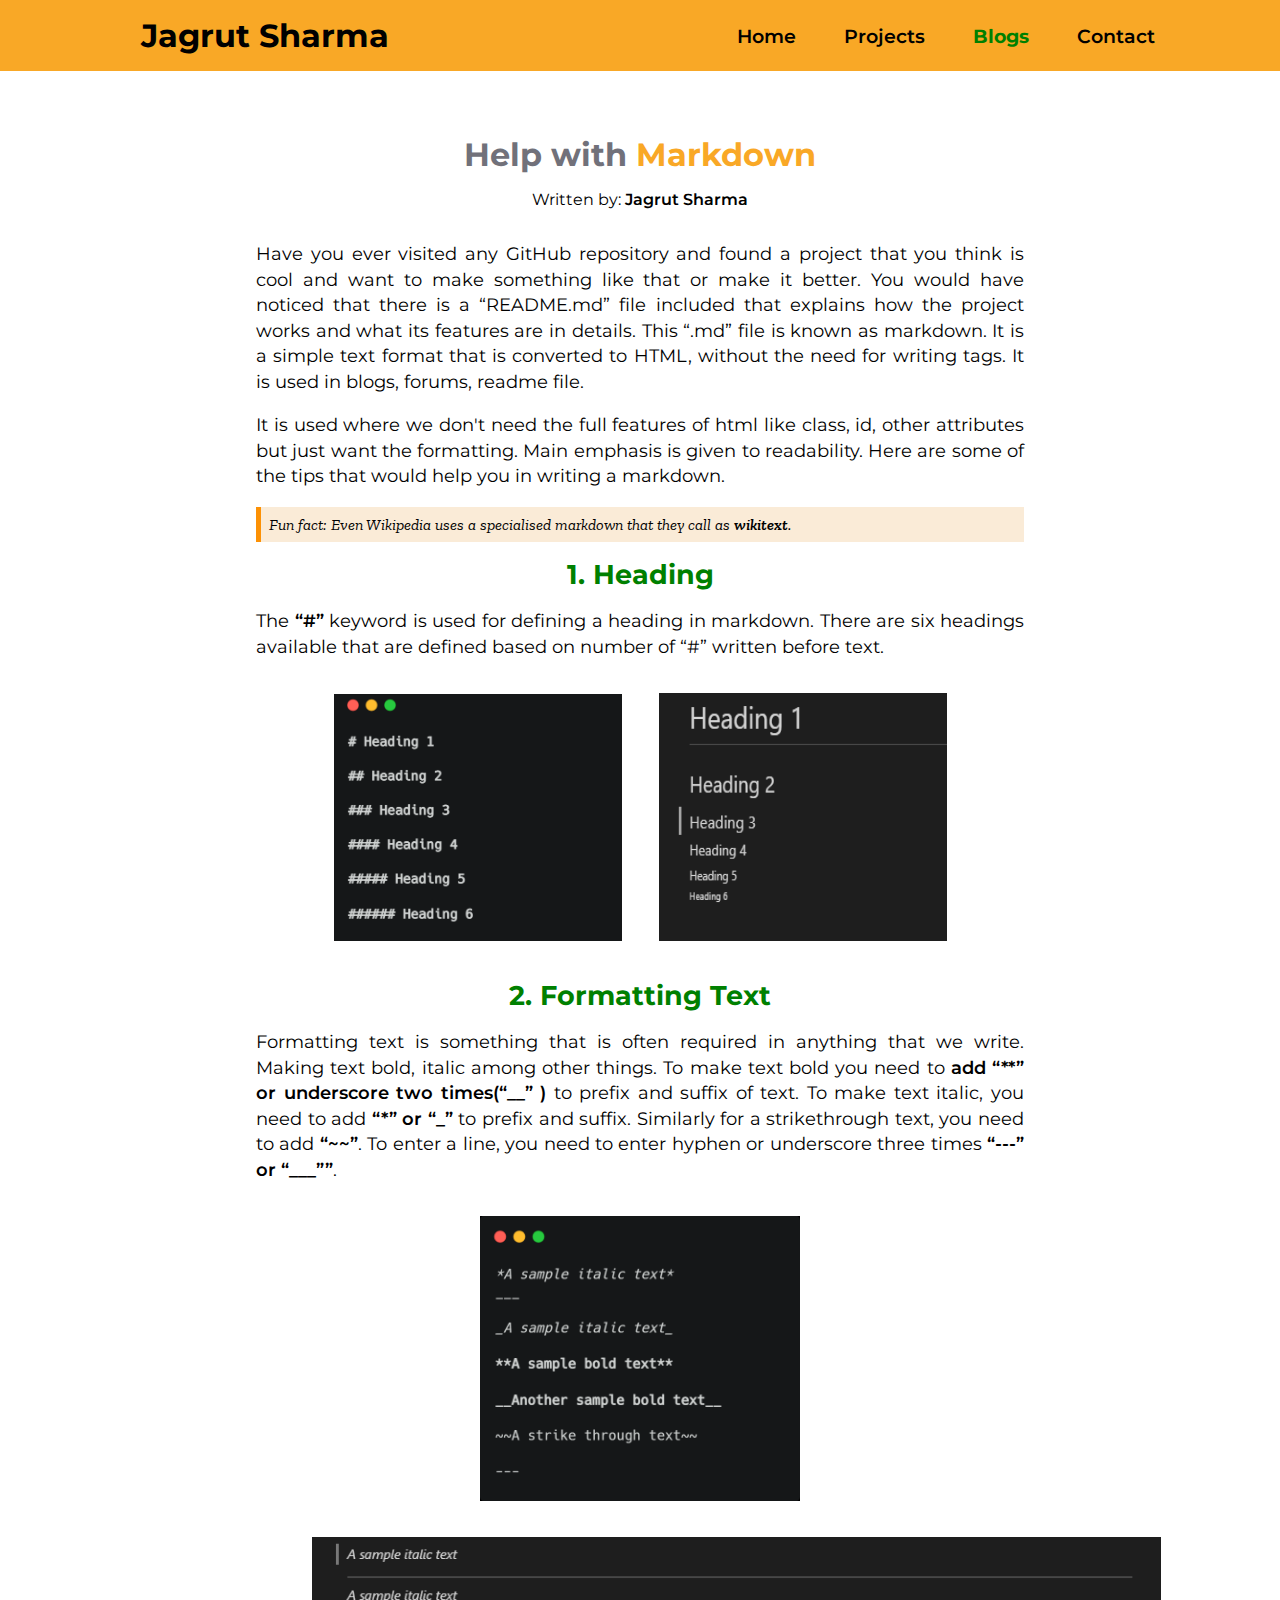
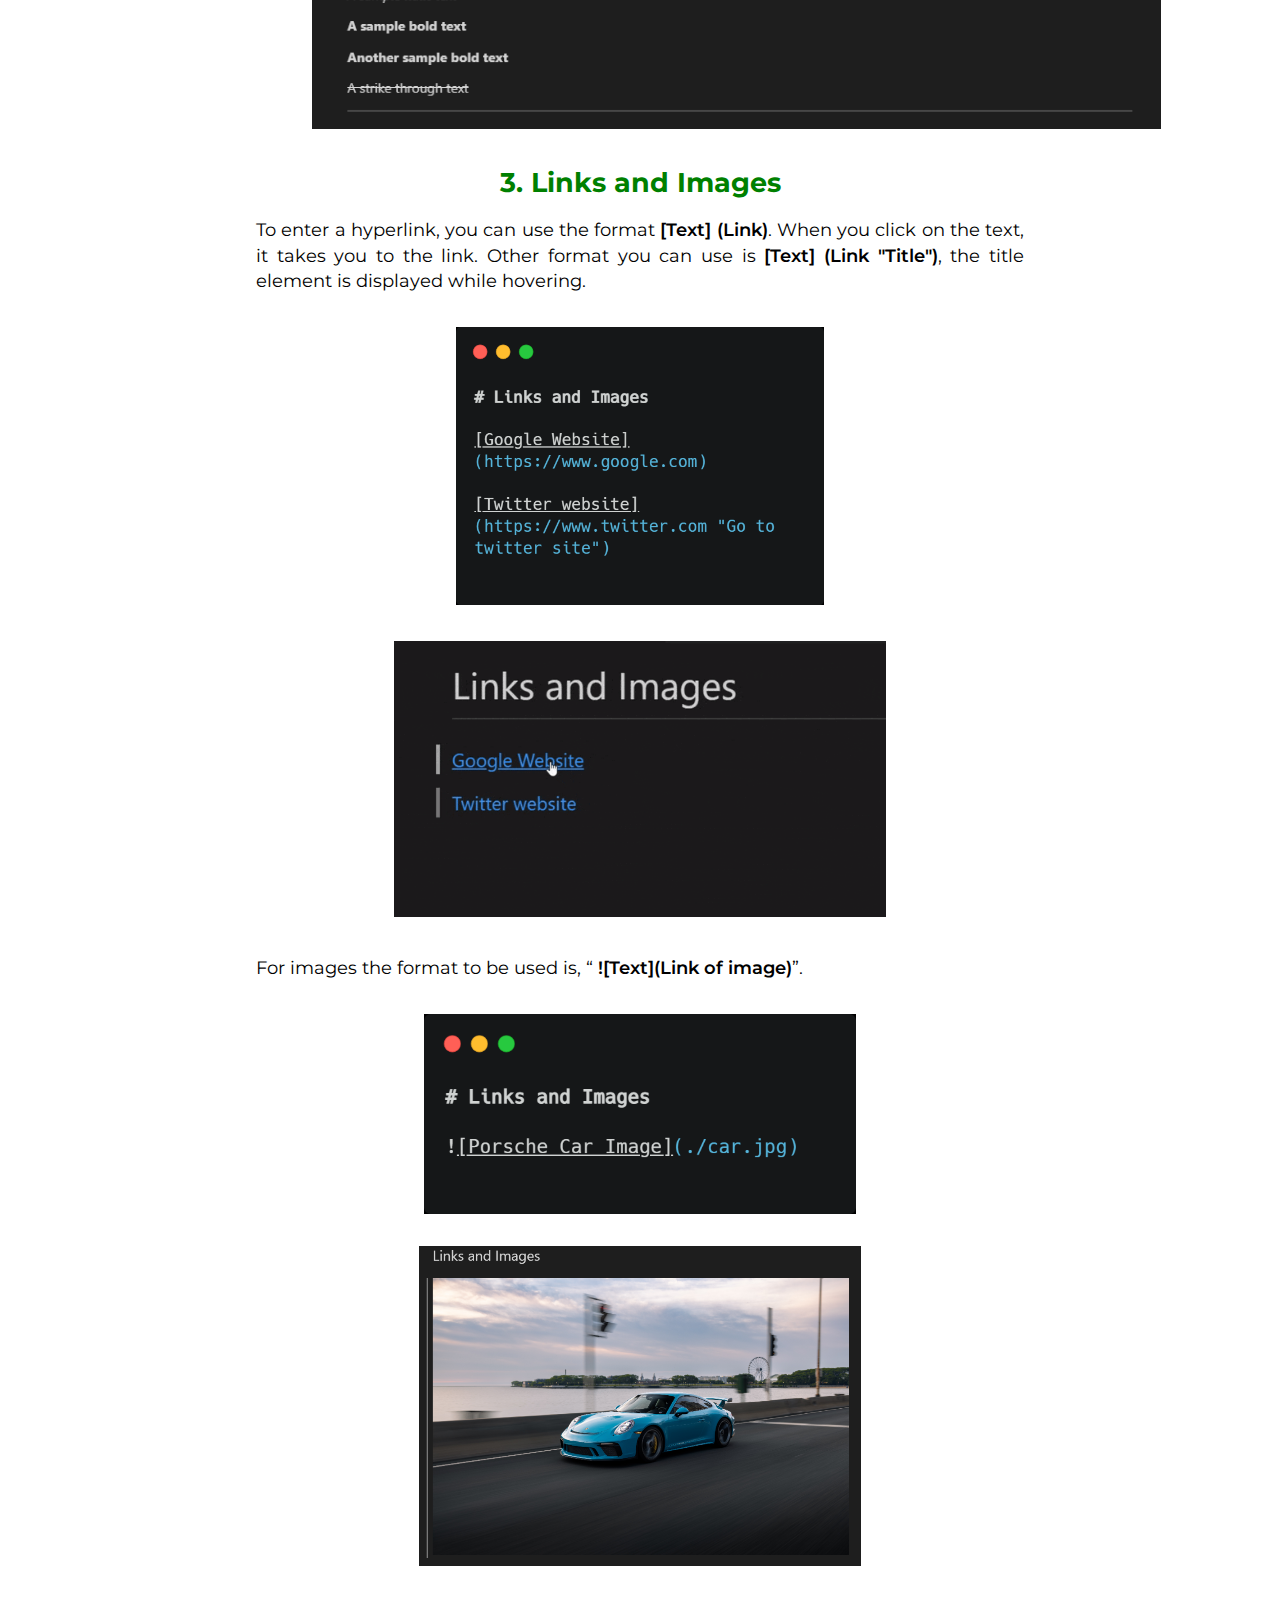
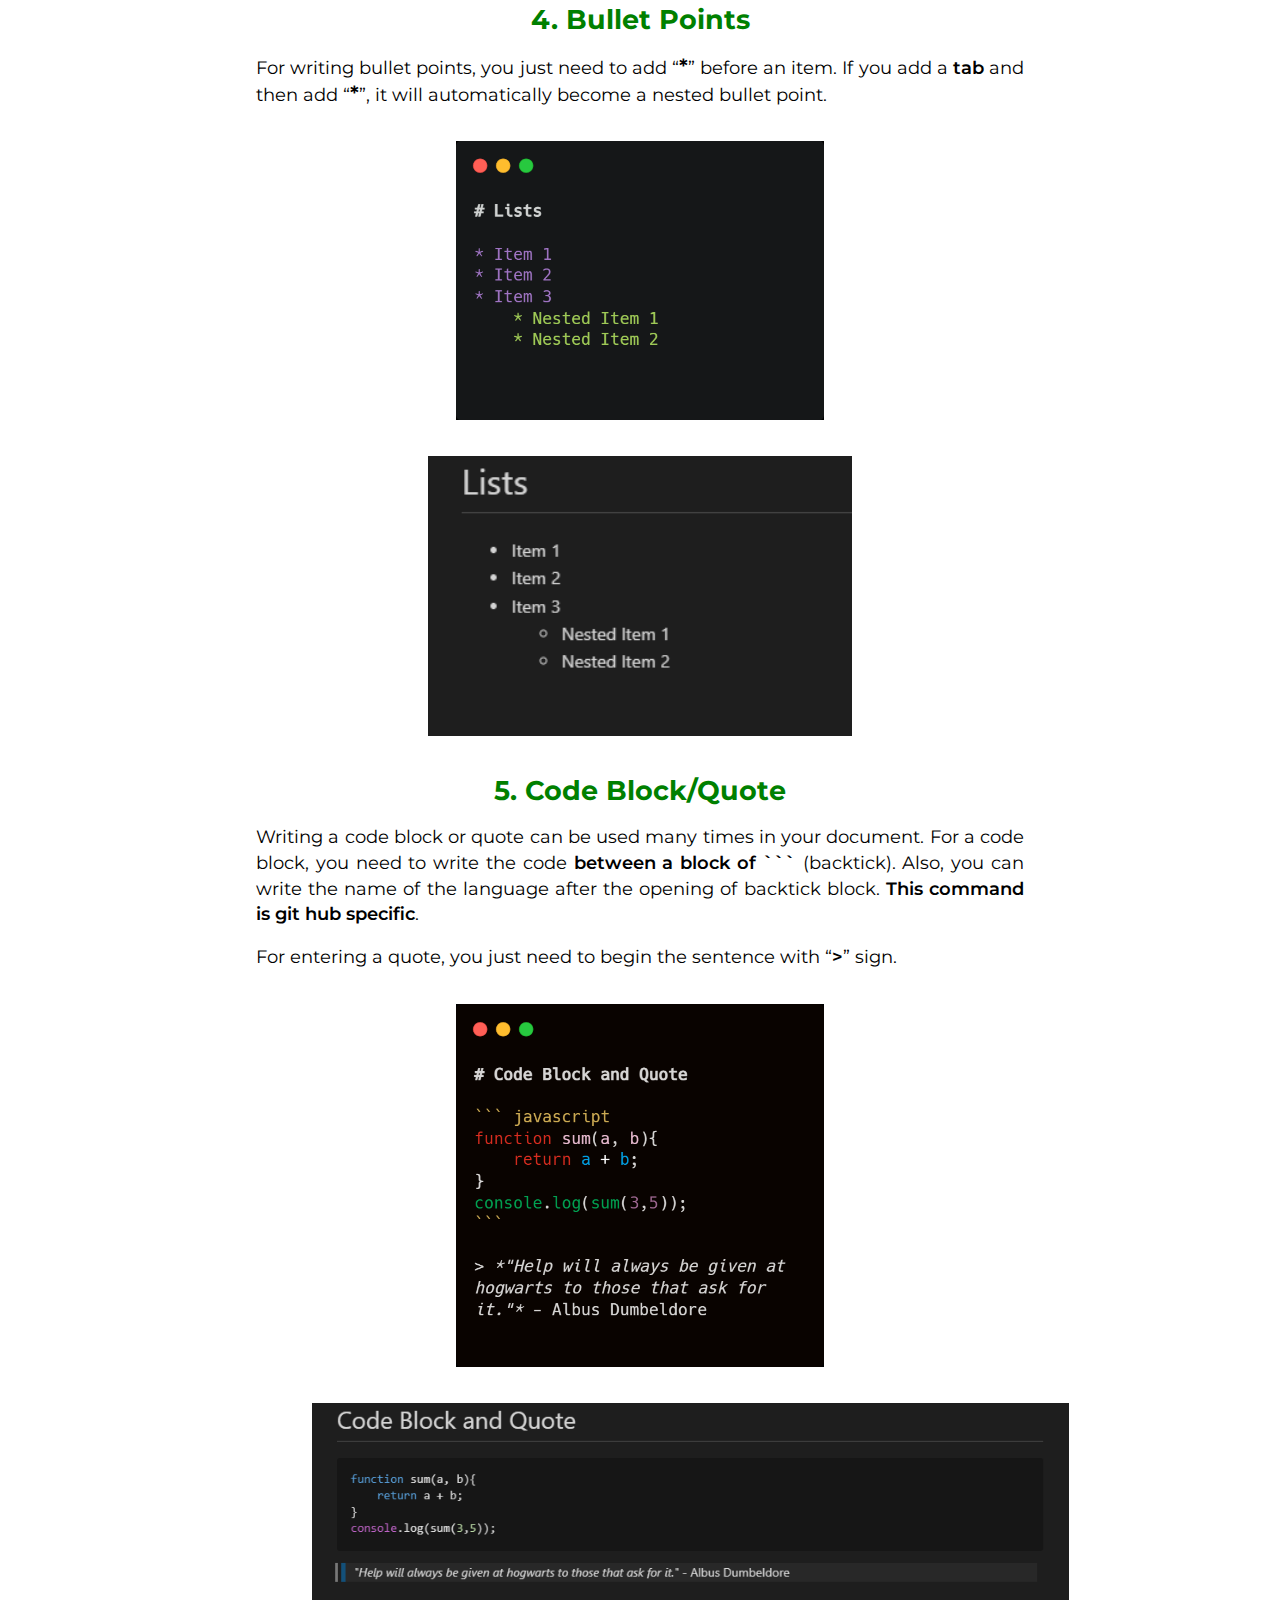
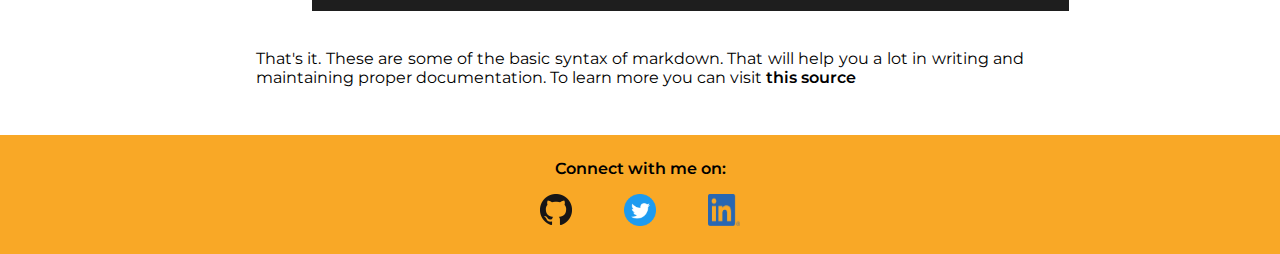
<file: Markdown-Help.html>
<!DOCTYPE html>
<html lang="en">

<head>
    <meta charset="UTF-8">
    <meta http-equiv="X-UA-Compatible" content="IE=edge">
    <meta name="viewport" content="width=device-width, initial-scale=1.0">
    <link rel="stylesheet" href="./blog-1-style.css">
    <link rel="apple-touch-icon" sizes="180x180" href="./favicon-images/apple-touch-icon.png">
    <link rel="icon" type="image/png" sizes="32x32" href="./favicon-images/favicon-32x32.png">
    <link rel="icon" type="image/png" sizes="16x16" href="./favicon-images/favicon-16x16.png">
    <link rel="manifest" href="./favicon-images/site.webmanifest">
    <link rel="mask-icon" href="./favicon-images/safari-pinned-tab.svg" color="#5bbad5">
    <meta name="msapplication-TileColor" content="#00aba9">
    <meta name="theme-color" content="#ffffff">
    <meta name="author" content="Jagrut Sharma">
    <meta name="keywords" content="HTML, CSS, Javascript, Developer, Web Development">
    <meta name="description"
        content="Hi, My name is Jagrut. An upcoming developer. This is my website that serves as my portfolio and also includes some blogs">

    <title>Jagrut | Markdown</title>
</head>

<body>

    <header class="header">
        <h1 class="logo"><a href="/" class="logo-link">Jagrut&nbsp;Sharma</a></h1>
        <input type="checkbox" id="nav-toggle" class="nav-toggle">
        <label for="nav-toggle" class="nav-toggle-label">
            <span></span>
        </label>
        <nav class="nav">
            <ul class="list list-non-bullet">
                <li class="list-padding"><a class="normal-text-link" href="/">Home</a></li>
                <li class="list-padding"><a class="normal-text-link" href="./projects.html">Projects</a></li>
                <li class="list-padding"><a class="normal-text-link link-active" href="./blogs.html">Blogs</a></li>
                <li class="list-padding"><a class="normal-text-link" href="#footer-scroll">Contact</a></li>
            </ul>
        </nav>
    </header>

    <header class="blog-header">
        <h1 class="blog-heading">Help with <span class="blog-heading-focus">Markdown</span></h1>
        <p>Written by: <span style="font-weight: 600;">Jagrut Sharma</span></p>
    </header>

    <article class="article">

        <section>

            <p class="intro-blog">Have you ever visited any GitHub repository and found a project that you think is cool
                and want to make
                something like that or make it better. You would have noticed that there is a “README.md” file included
                that explains how the project works and what its features are in details. This “.md” file is known as
                markdown. It is a simple text format that is converted to HTML, without the need for writing tags. It is
                used in blogs, forums, readme file.</p>

            <p>It is used where we don't need the full features of html like class, id, other attributes but just want
                the formatting. Main emphasis is given to readability. Here are some of the tips that would help you in
                writing a markdown.</p>

        </section>

        <p class="fact">Fun fact: Even Wikipedia uses a specialised markdown that they call as <span
                style="font-weight: 600;">wikitext</span>.</p>

        <section>
            <h1 class="blog-main-heading">1. Heading</h1>
            <p>The <span style="font-weight: 600;">“#”</span> keyword is used for defining a heading in markdown. There
                are six headings available that are
                defined based on number of “#” written before text.</p>

            <figure>
                <img class="img-blog-heading-1 img-blog-responsive" src="./markdown-blog-images/1. heading.png">
                <img class="img-blog-heading-2 img-blog-responsive" src="./markdown-blog-images/1.1 heading-result.PNG">
            </figure>
        </section>

        <section>
            <h1 class="blog-main-heading">2. Formatting Text</h1>
            <p>Formatting text is something that is often required in anything that we write. Making text bold, italic
                among other things. To make text bold you need to <span style="font-weight: 600;">add “**” or underscore
                    two times(“__” )</span> to prefix and
                suffix of text. To make text italic, you need to add <span style="font-weight: 600;">“*” or “_”</span>
                to prefix and suffix. Similarly for a
                strikethrough text, you need to add <span style="font-weight: 600;">“~~”</span>. To enter a line, you
                need to enter hyphen or underscore three
                times <span style="font-weight: 600;">“---” or “___””</span>.</p>

            <figure>
                <img class="img-blog-formatting-1 img-blog-responsive" src="./markdown-blog-images/2. Format-text.png">
                <img class="img-blog-formatting-2" src="./markdown-blog-images/2.1 Format-text-result.PNG">
                <img class="img-blog-formatting-3" src="./markdown-blog-images/2.1.1 Format-text-result.PNG">
            </figure>
        </section>

        <section>
            <h1 class="blog-main-heading">3. Links and Images</h1>
            <p>To enter a hyperlink, you can use the format <span style="font-weight: 600;">[Text] (Link)</span>. When
                you click on the text, it takes you to the link. Other format you can use is <span
                    style="font-weight: 600;">[Text] (Link "Title")</span>, the title element is displayed while
                hovering.</p>

            <figure>
                <img class="img-blog-link-1 img-blog-responsive" src="./markdown-blog-images/3. Links.png">
                <img class="img-blog-link-2 img-blog-responsive" src="./markdown-blog-images/3.1 links.gif">
            </figure>

            <p>For images the format to be used is, “ <span style="font-weight: 600;">![Text](Link of image)</span>”.
            </p>

            <figure>
                <img class="img-blog-image-1 img-blog-responsive" src="./markdown-blog-images/3.2 images.png">
                <img class="img-blog-image-2 img-blog-responsive" src="./markdown-blog-images/3.2 images-result.PNG">
            </figure>
        </section>

        <section>
            <h1 class="blog-main-heading">4. Bullet Points</h1>
            <p>For writing bullet points, you just need to add “<span
                    style="font-weight: 600; font-size: larger;">*</span>” before an item. If you add a <span
                    style="font-weight: 600;">tab</span> and then add “<span
                    style="font-weight: 600; font-size: larger;">*</span>”, it will automatically become a nested bullet
                point.</p>

            <figure>
                <img class="img-blog-bullet-1 img-blog-responsive" src="./markdown-blog-images/4. Lists.png">
                <img class="img-blog-bullet-2 img-blog-responsive" src="./markdown-blog-images/4. Lists-result.PNG">
            </figure>
        </section>

        <section>
            <h1 class="blog-main-heading">5. Code Block/Quote</h1>
            <p>Writing a code block or quote can be used many times in your document. For a code block, you need to
                write the code <span style="font-weight: 600;">between a block of ```</span> (backtick). Also, you can
                write the name of the language after the opening of backtick block. <span style="font-weight: 600;">This
                    command is git hub specific</span>.</p>
            <p>For entering a quote, you just need to begin the sentence with “<span style="font-weight: 600;">></span>”
                sign. </p>

            <figure>
                <img class="img-blog-code-1 img-blog-responsive" src="./markdown-blog-images/5. Code block and quote.png">
                <img class="img-blog-code-2" src="./markdown-blog-images/5.1 Code block and quote-result.PNG">
                <img class="img-blog-code-3 img-blog-responsive" src="./markdown-blog-images/5.1.1 Code block and quote-result-responsive.png">
            </figure>
        </section>

        <p class="last">That's it. These are some of the basic syntax of markdown. That will help you a lot in writing
            and maintaining proper documentation. To learn more you can visit <a
                href="https://www.markdownguide.org/basic-syntax/" target="_blank">this source</a></p>

    </article>

    <footer id="footer-scroll" class="footer">
        <p class="footer__header">Connect with me on:</p>
        <ul class="list-nobullet">
            <li class="list-inline">
                <a class="link" href="https://github.com/jagrut-sharma" target="_blank"><img
                        src="./images/GitHub-Mark-32px.png" alt="github logo"></a>
            </li>
            <li class="list-inline">
                <a class="link" href="https://twitter.com/Jagrut_Sharma" target="_blank"><img
                        src="./images/Twitter social icons - circle - blue.png" alt="twitter logo"
                        style="width: 32px;height: 32px;"></a>
            </li>
            <li class="list-inline">
                <a class="link" href="https://www.linkedin.com/in/jagrut-sharma/" target="_blank"><img
                        src="./images/LI-In-Bug.png" alt="LinkedIn logo" style="width: 32px;height: 32px;"></a>
            </li>
        </ul>
    </footer>

</body>

</html>
</file>
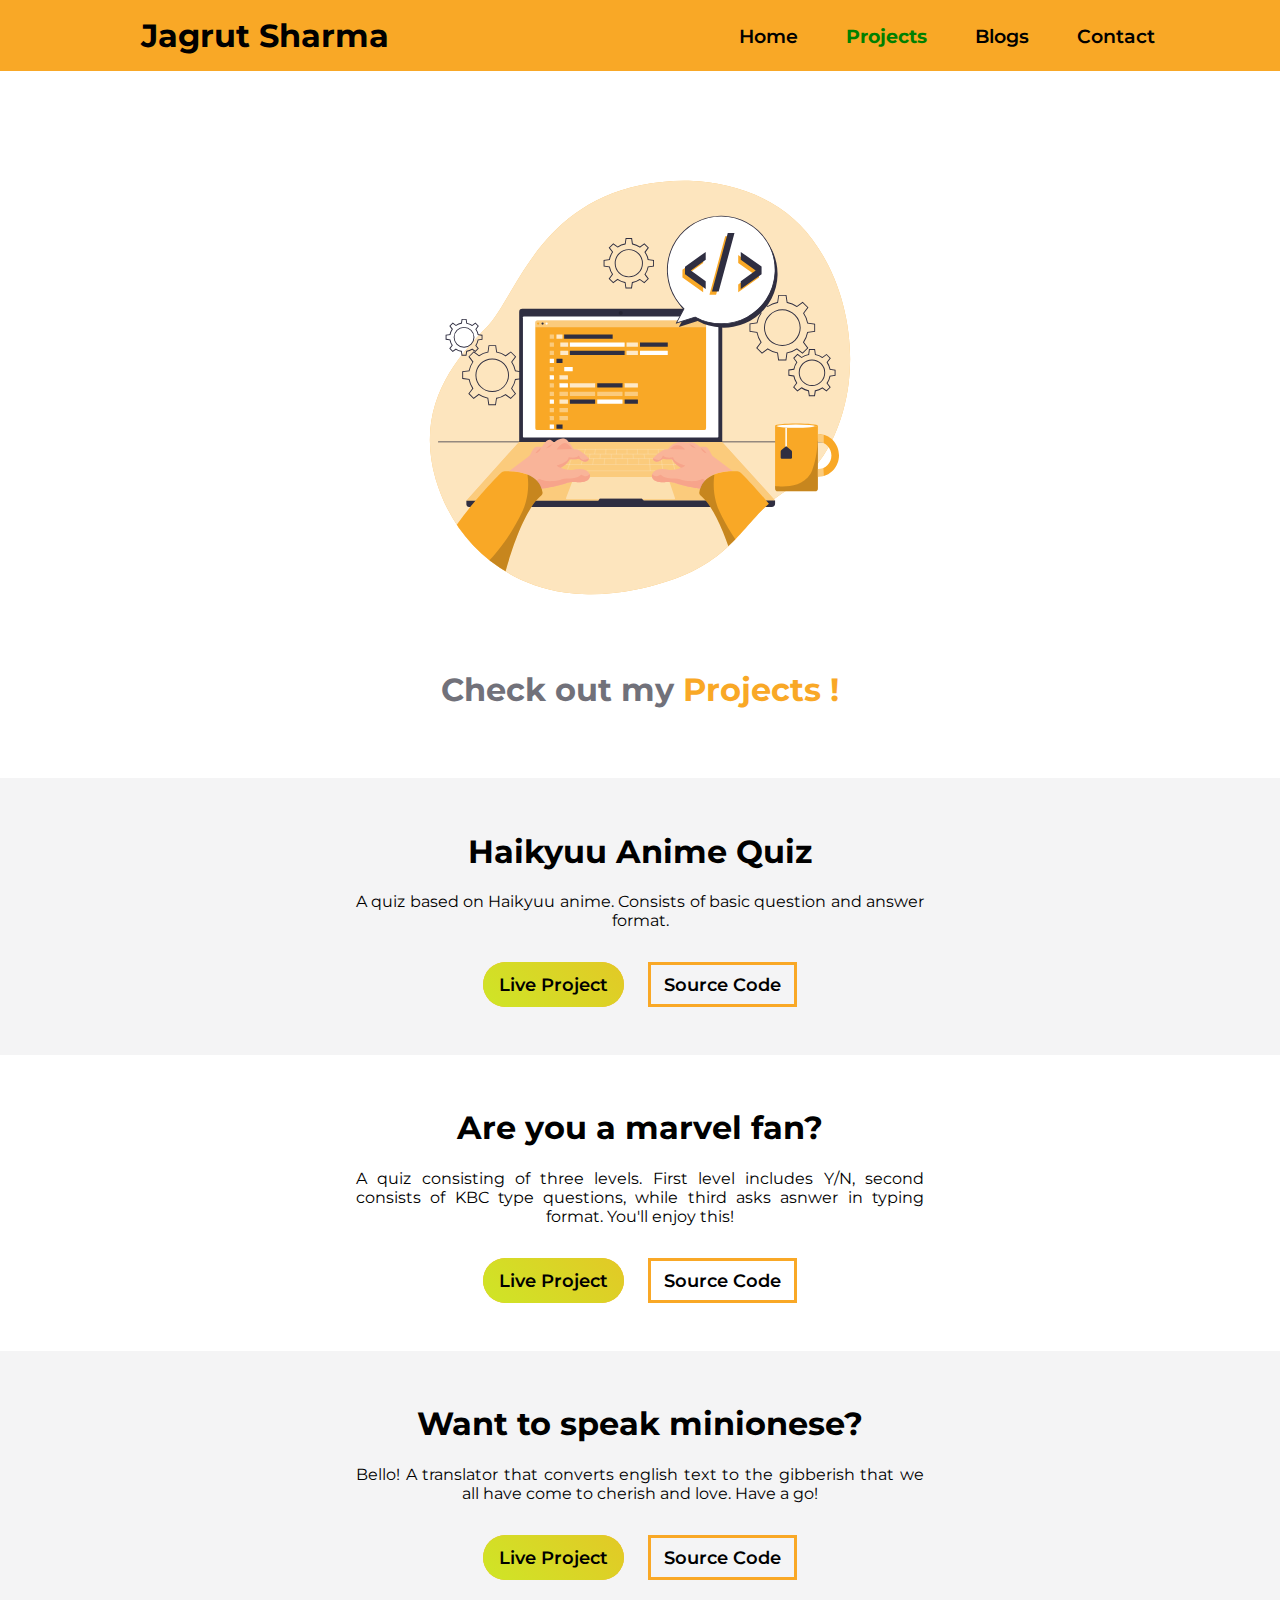
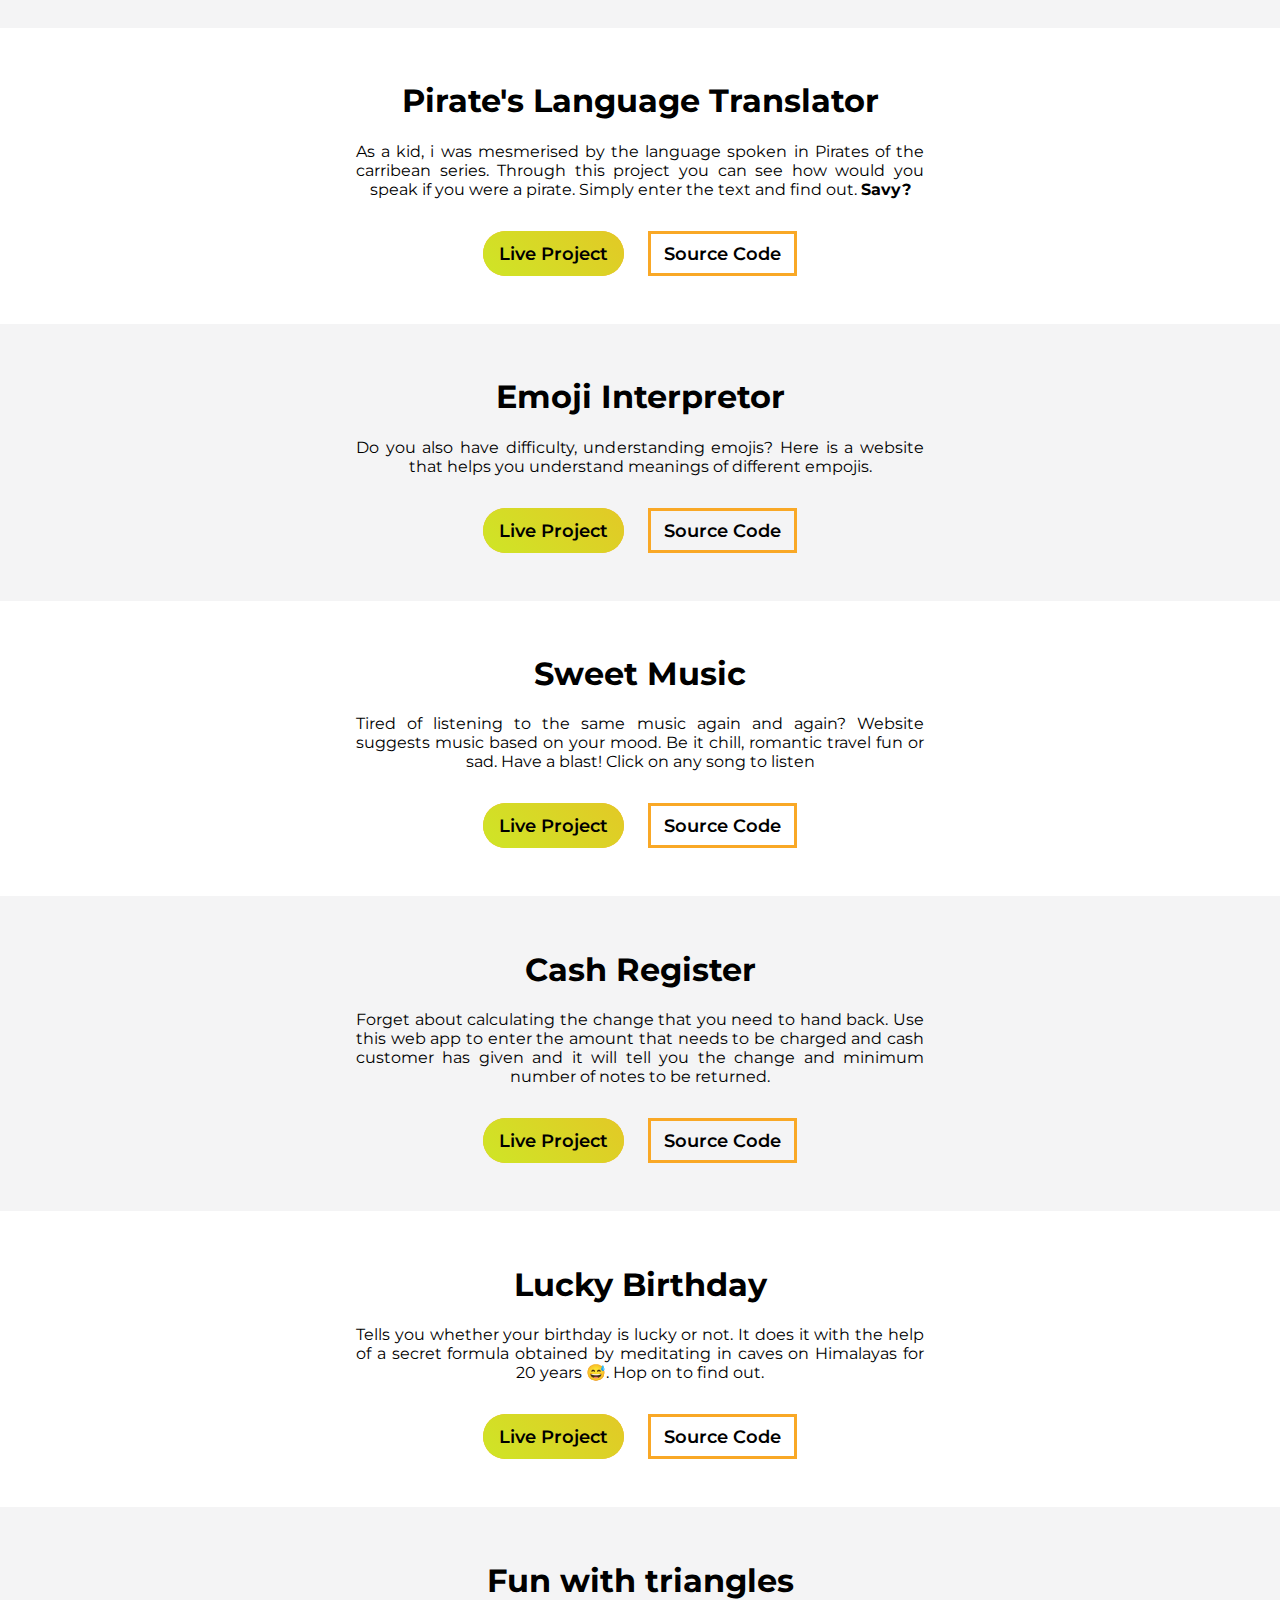
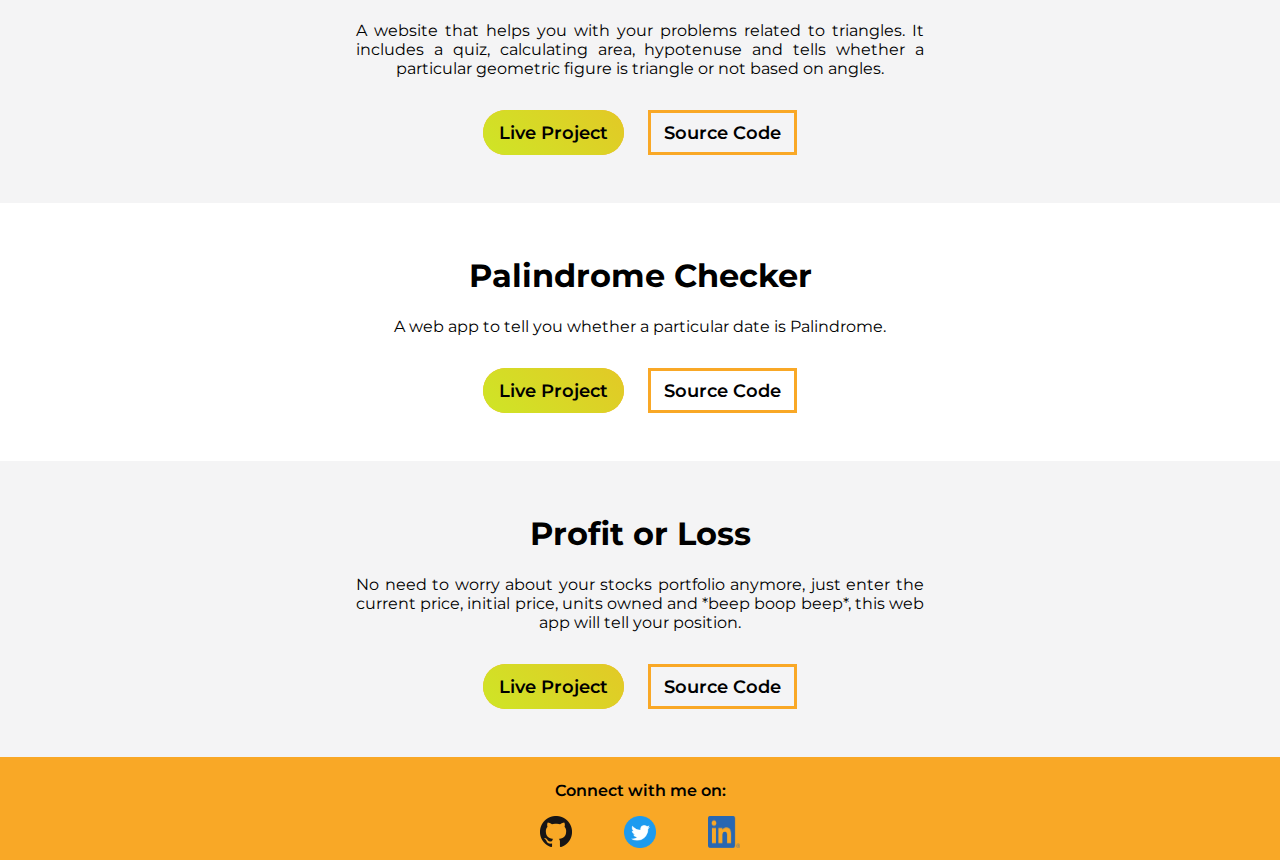
<file: projects.html>
<!DOCTYPE html>
<html lang="en">

<head>
    <meta charset="UTF-8">
    <meta http-equiv="X-UA-Compatible" content="IE=edge">
    <meta name="viewport" content="width=device-width, initial-scale=1.0">
    <link rel="stylesheet" href="style.css">

    <!-- Favicon -->
    <link rel="apple-touch-icon" sizes="180x180" href="./favicon-images/apple-touch-icon.png">
    <link rel="icon" type="image/png" sizes="32x32" href="./favicon-images/favicon-32x32.png">
    <link rel="icon" type="image/png" sizes="16x16" href="./favicon-images/favicon-16x16.png">
    <link rel="manifest" href="./favicon-images/site.webmanifest">
    <link rel="mask-icon" href="./favicon-images/safari-pinned-tab.svg" color="#5bbad5">
    <meta name="msapplication-TileColor" content="#00aba9">
    <meta name="theme-color" content="#ffffff">

    <!-- Description, Keyword and Author -->
    <meta name="author" content="Jagrut Sharma">
    <meta name="keywords" content="HTML, CSS, Javascript, Developer, Web Development">
    <meta name="description"
        content="Hi, My name is Jagrut. An upcoming developer. This is my website that serves as my portfolio and also includes some blogs">

    <title>Jagrut | Projects</title>
</head>

<body>

    <header class="header">
        <h1 class="logo"><a href="/" class="logo-link">Jagrut&nbsp;Sharma</a></h1>
        <input type="checkbox" id="nav-toggle" class="nav-toggle">
        <label for="nav-toggle" class="nav-toggle-label">
            <span></span>
        </label>
        <nav class="nav">
            <ul class="list list-non-bullet">
                <li class="list-padding"><a class="normal-text-link" href="/">Home</a></li>
                <li class="list-padding"><a class="normal-text-link link-active" href="./projects.html">Projects</a>
                </li>
                <li class="list-padding"><a class="normal-text-link" href="./blogs.html">Blogs</a></li>
                <li class="list-padding"><a class="normal-text-link" href="#footer-scroll">Contact</a></li>
            </ul>
        </nav>
    </header>

    <header class="hero">
        <img src="./images/Hand-coding.svg" alt="Two hands coding on laptop" class="hero__img" />
        <h1 class="hero__heading">Check out my <span class="hero-heading-focus">Projects&nbsp;!</span> </h1>
    </header>

    <ul class="list-nobullet">

        <li>
            <section class="section section-ow">
                <div class="container container-center">
                    <h1>Haikyuu Anime Quiz</h1>
                    <p>A quiz based on Haikyuu anime. Consists of basic question and answer format.</p>

                    <div class="div-flex">
                        <a href="https://replit.com/@JagrutSharma/mark-1?embed=1&output=1" target="_blank"
                            class="btn btn-3">Live Project</a>

                        <a href="https://github.com/jagrut-sharma/mark-1" target="_blank" class="btn btn-2">Source
                            Code</a>
                    </div>
                </div>
            </section>
        </li>

        <li>
            <section class="section">
                <div class="container container-center">
                    <h1>Are you a marvel fan?</h1>
                    <p>A quiz consisting of three levels. First level includes Y/N, second consists of KBC type
                        questions, while third asks asnwer in typing format. You'll enjoy this!</p>

                    <div class="div-flex">
                        <a href="https://replit.com/@JagrutSharma/mark-2?embed=1&output=1" target="_blank"
                            class="btn btn-3">Live Project</a>

                        <a href="https://github.com/jagrut-sharma/mark-2" target="_blank" class="btn btn-2">Source
                            Code</a>
                    </div>
                </div>
            </section>
        </li>

        <li>
            <section class="section section-ow">
                <div class="container container-center">
                    <h1>Want to speak minionese?</h1>
                    <p>Bello! A translator that converts english text to the gibberish that we all have come to cherish
                        and love. Have a go!</p>

                    <div class="div-flex">
                        <a href="https://bananaspeaklanguage.netlify.app/" target="_blank" class="btn btn-3">Live
                            Project</a>

                        <a href="https://github.com/jagrut-sharma/neoG-camp-banana-speak" target="_blank"
                            class="btn btn-2">Source
                            Code</a>
                    </div>
                </div>
            </section>
        </li>

        <li>
            <section class="section">
                <div class="container container-center">
                    <h1>Pirate's Language Translator</h1>
                    <p>As a kid, i was mesmerised by the language spoken in Pirates of the carribean series. Through
                        this project you can see how would you speak if you were a pirate. Simply enter the text and
                        find out. <strong>Savy?</strong> </p>

                    <div class="div-flex">
                        <a href="https://the-pirate-speak.netlify.app/" target="_blank" class="btn btn-3">Live
                            Project</a>

                        <a href="https://github.com/jagrut-sharma/markSeven-pirate-language" target="_blank"
                            class="btn btn-2">Source
                            Code</a>
                    </div>
                </div>
            </section>
        </li>

        <li>
            <section class="section section-ow">
                <div class="container container-center">
                    <h1>Emoji Interpretor</h1>
                    <p>Do you also have difficulty, understanding emojis? Here is a website that helps you understand
                        meanings of different empojis.</p>

                    <div class="div-flex">
                        <a href="https://9nfuwi.csb.app/" target="_blank" class="btn btn-3">Live Project</a>

                        <a href="https://github.com/jagrut-sharma/emoji-interpretor" target="_blank"
                            class="btn btn-2">Source
                            Code</a>
                    </div>
                </div>
            </section>
        </li>

        <li>
            <section class="section">
                <div class="container container-center">
                    <h1>Sweet Music</h1>
                    <p>Tired of listening to the same music again and again? Website suggests music based on your mood.
                        Be it chill, romantic travel fun or sad. Have a blast! Click on any song to listen</p>

                    <div class="div-flex">
                        <a href="https://nvw4q6.csb.app/" target="_blank" class="btn btn-3">Live Project</a>

                        <a href="https://github.com/jagrut-sharma/mark-9-neoG-camp" target="_blank"
                            class="btn btn-2">Source
                            Code</a>
                    </div>
                </div>
            </section>
        </li>

        <li>
            <section class="section section-ow">
                <div class="container container-center">
                    <h1>Cash Register</h1>
                    <p>Forget about calculating the change that you need to hand back. Use this web app to enter the
                        amount that needs to be charged and cash customer has given and it will tell you the change and
                        minimum number of notes to be returned.</p>

                    <div class="div-flex">
                        <a href="https://cashregister-jagrut.netlify.app/" target="_blank" class="btn btn-3">Live
                            Project</a>

                        <a href="https://github.com/jagrut-sharma/neoG-mark-10-Cash-register" target="_blank"
                            class="btn btn-2">Source
                            Code</a>
                    </div>
                </div>
            </section>
        </li>

        <li>
            <section class="section">
                <div class="container container-center">
                    <h1>Lucky Birthday</h1>
                    <p>Tells you whether your birthday is lucky or not. It does it with the help of a secret formula
                        obtained by meditating in caves on Himalayas for 20 years 😅. Hop on to find out.</p>

                    <div class="div-flex">
                        <a href="https://jagrut-luckybirthday.netlify.app/" target="_blank" class="btn btn-3">Live
                            Project</a>

                        <a href="https://github.com/jagrut-sharma/neoG-mark-11-lucky-birthday" target="_blank"
                            class="btn btn-2">Source
                            Code</a>
                    </div>
                </div>
            </section>
        </li>

        <li>
            <section class="section section-ow">
                <div class="container container-center">
                    <h1>Fun with triangles</h1>
                    <p>A website that helps you with your problems related to triangles. It includes a quiz, calculating
                        area, hypotenuse and tells whether a particular geometric figure is triangle or not based on
                        angles.</p>

                    <div class="div-flex">
                        <a href="https://jagrut-funtriangles.netlify.app/" target="_blank" class="btn btn-3">Live
                            Project</a>

                        <a href="https://github.com/jagrut-sharma/mark-12-fun-with-triangles" target="_blank"
                            class="btn btn-2">Source
                            Code</a>
                    </div>
                </div>
            </section>
        </li>

        <li>
            <section class="section">
                <div class="container container-center">
                    <h1>Palindrome Checker</h1>
                    <p>A web app to tell you whether a particular date is Palindrome.</p>

                    <div class="div-flex">
                        <a href="https://jagrut-palindromebday.netlify.app/" target="_blank" class="btn btn-3">Live
                            Project</a>

                        <a href="https://github.com/jagrut-sharma/mark13-palindrome-date" target="_blank"
                            class="btn btn-2">Source
                            Code</a>
                    </div>
                </div>
            </section>
        </li>

        <li>
            <section class="section section-ow">
                <div class="container container-center">
                    <h1>Profit or Loss</h1>
                    <p>No need to worry about your stocks portfolio anymore, just enter the current price, initial
                        price, units owned and *beep boop beep*, this web app will tell your position.</p>

                    <div class="div-flex">
                        <a href="https://jagrut-stock-profit-loss.netlify.app/" target="_blank" class="btn btn-3">Live
                            Project
                        </a>

                        <a href="https://github.com/jagrut-sharma/mark14-stocks-profit-loss" target="_blank"
                            class="btn btn-2">Source
                            Code
                        </a>
                    </div>
                </div>
            </section>
        </li>
    </ul>

    <footer id="footer-scroll" class="footer">
        <p class="footer__header">Connect with me on:</p>
        <ul class="list-nobullet">
            <li class="list-inline">
                <a class="link" href="https://github.com/jagrut-sharma" target="_blank"><img
                        src="./images/GitHub-Mark-32px.png" alt="github logo"></a>
            </li>
            <li class="list-inline">
                <a class="link" href="https://twitter.com/Jagrut_Sharma" target="_blank"><img
                        src="./images/Twitter social icons - circle - blue.png" alt="twitter logo"
                        style="width: 32px;height: 32px;"></a>
            </li>
            <li class="list-inline">
                <a class="link" href="https://www.linkedin.com/in/jagrut-sharma/" target="_blank"><img
                        src="./images/LI-In-Bug.png" alt="LinkedIn logo" style="width: 32px;height: 32px;"></a>
            </li>
        </ul>
    </footer>

</body>

</html>
</file>
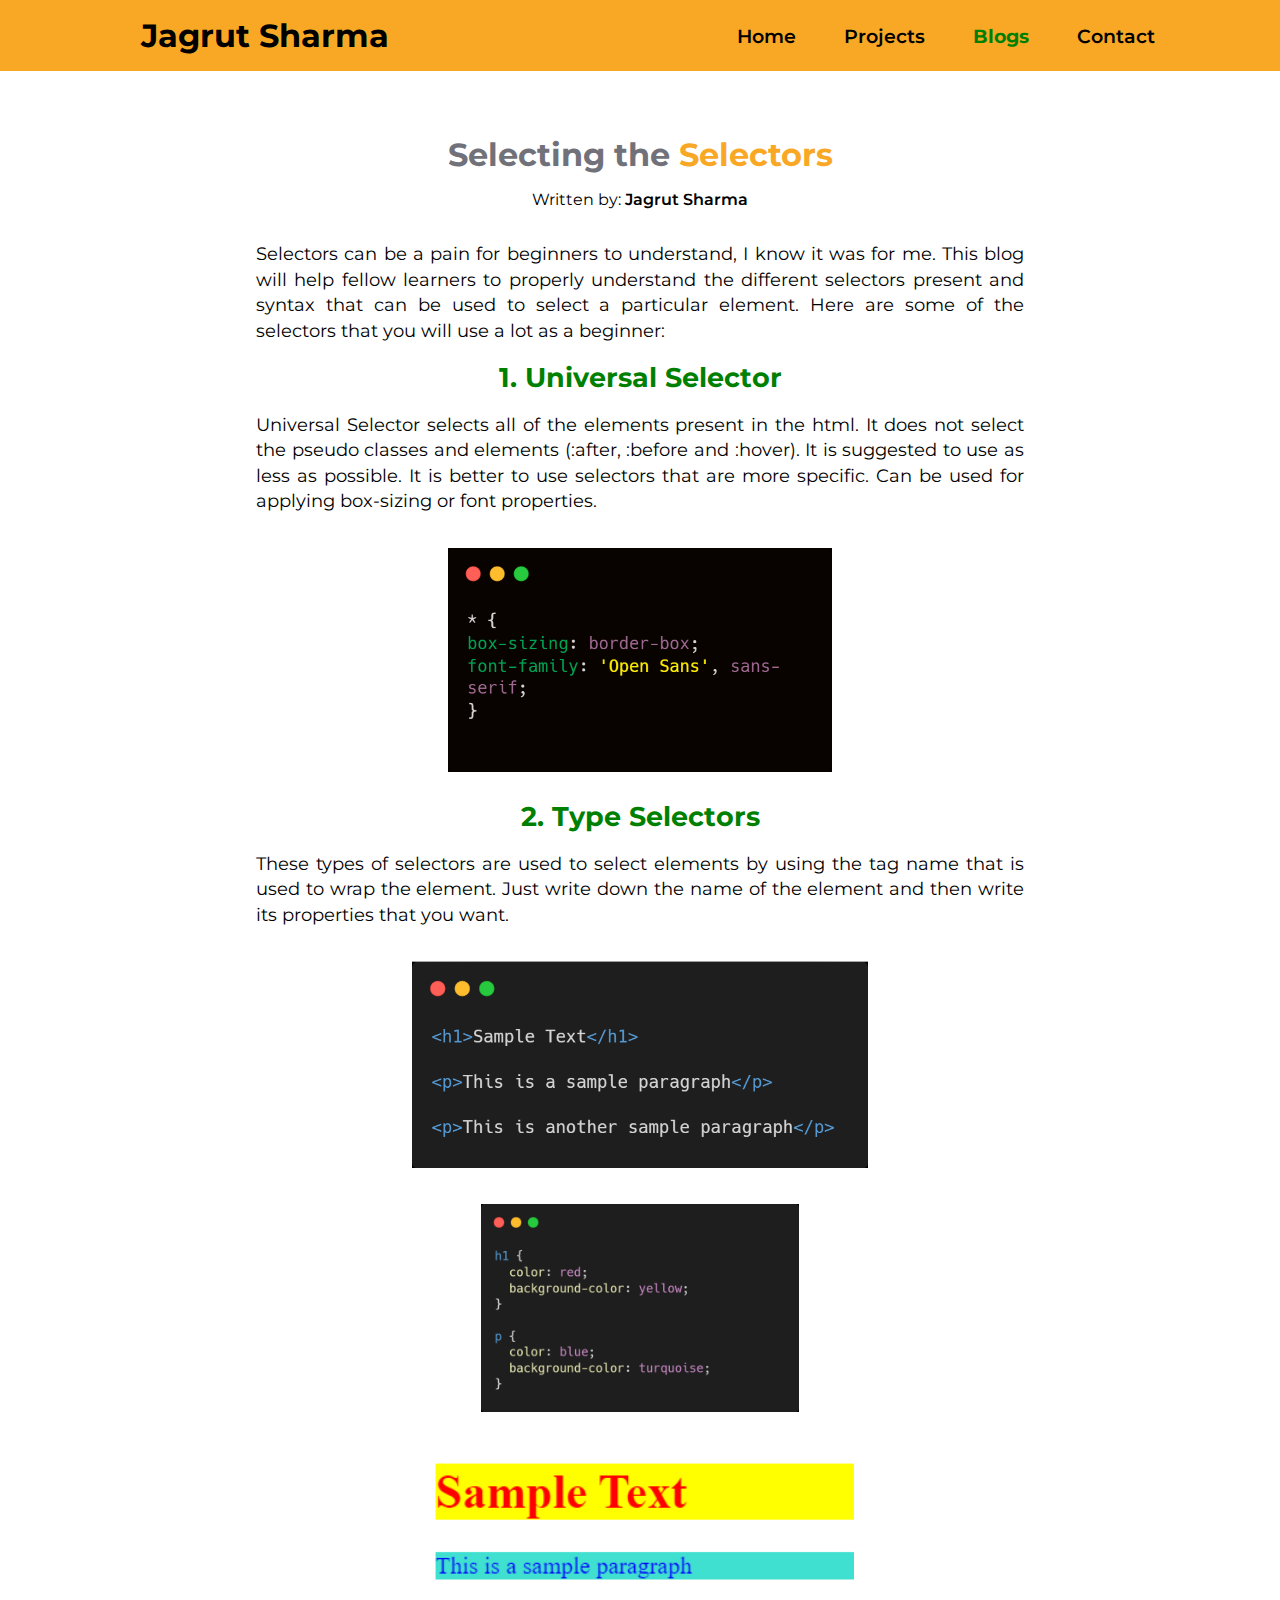
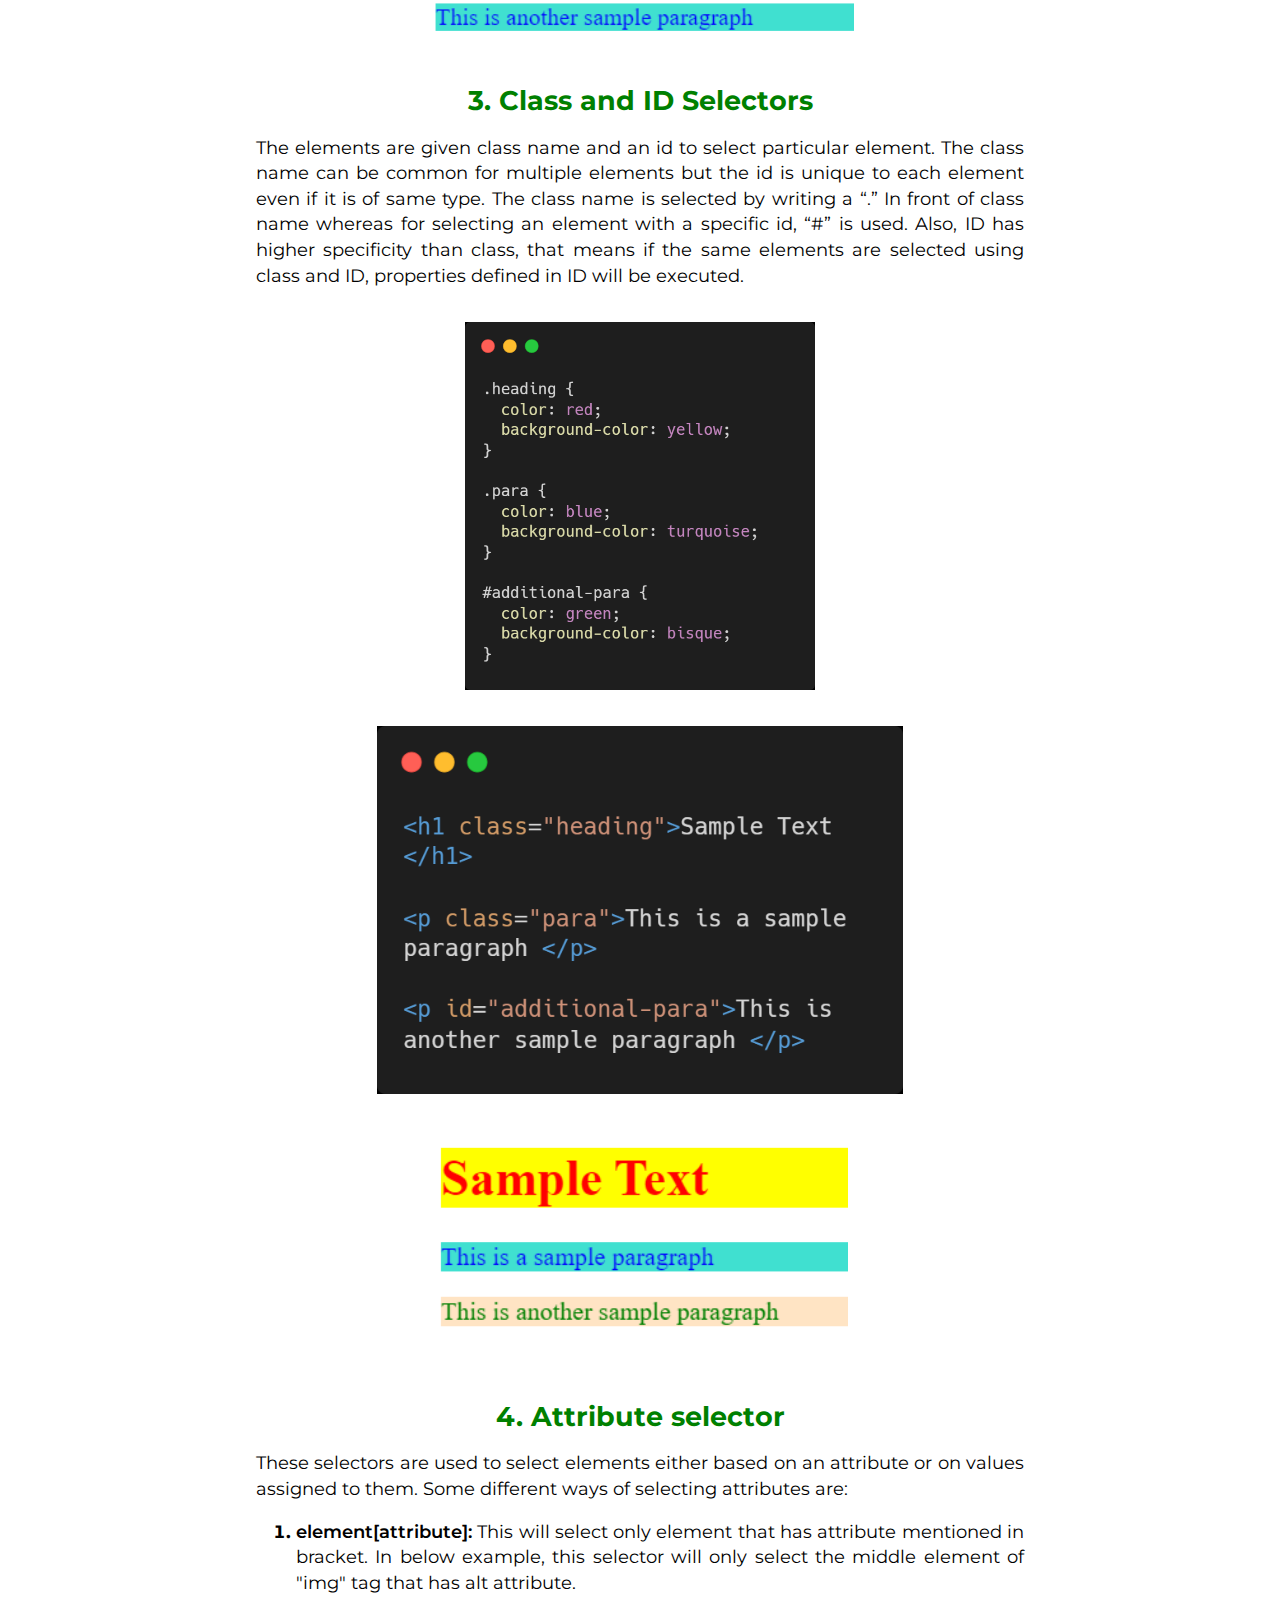
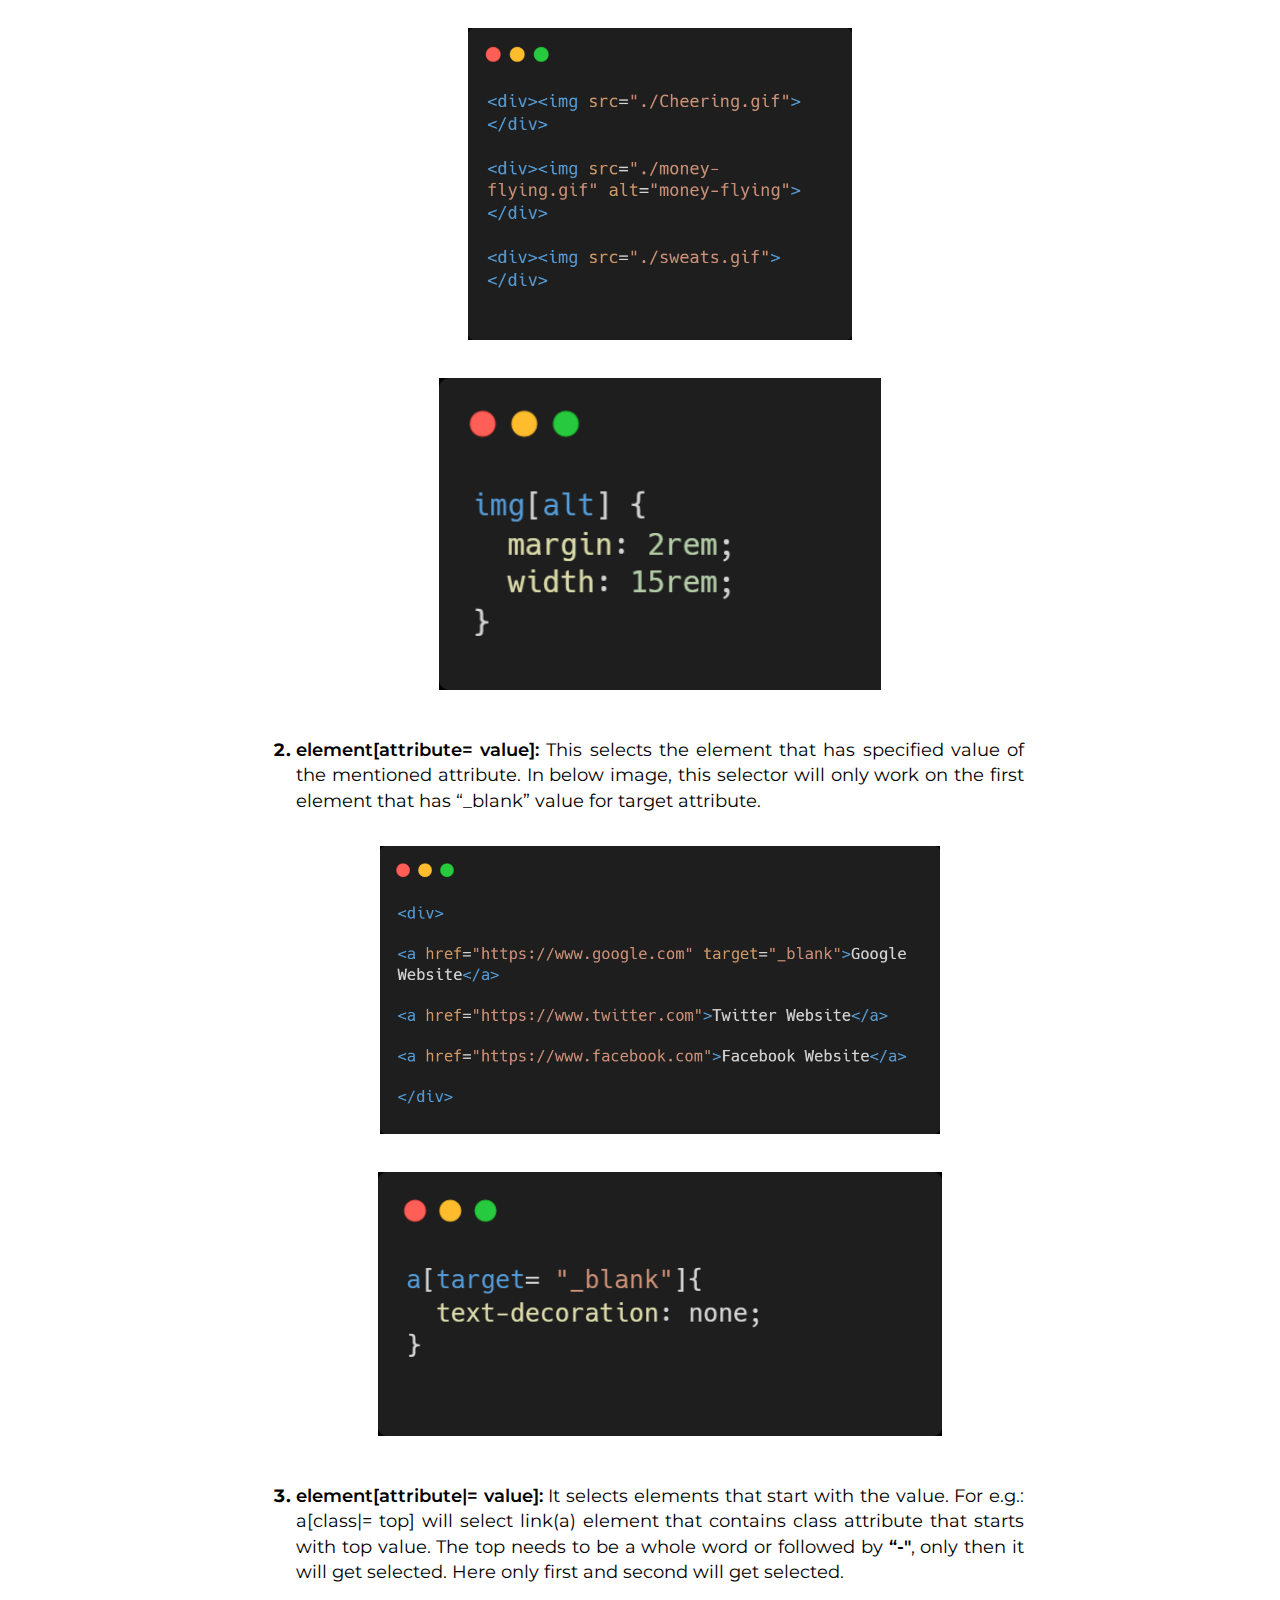
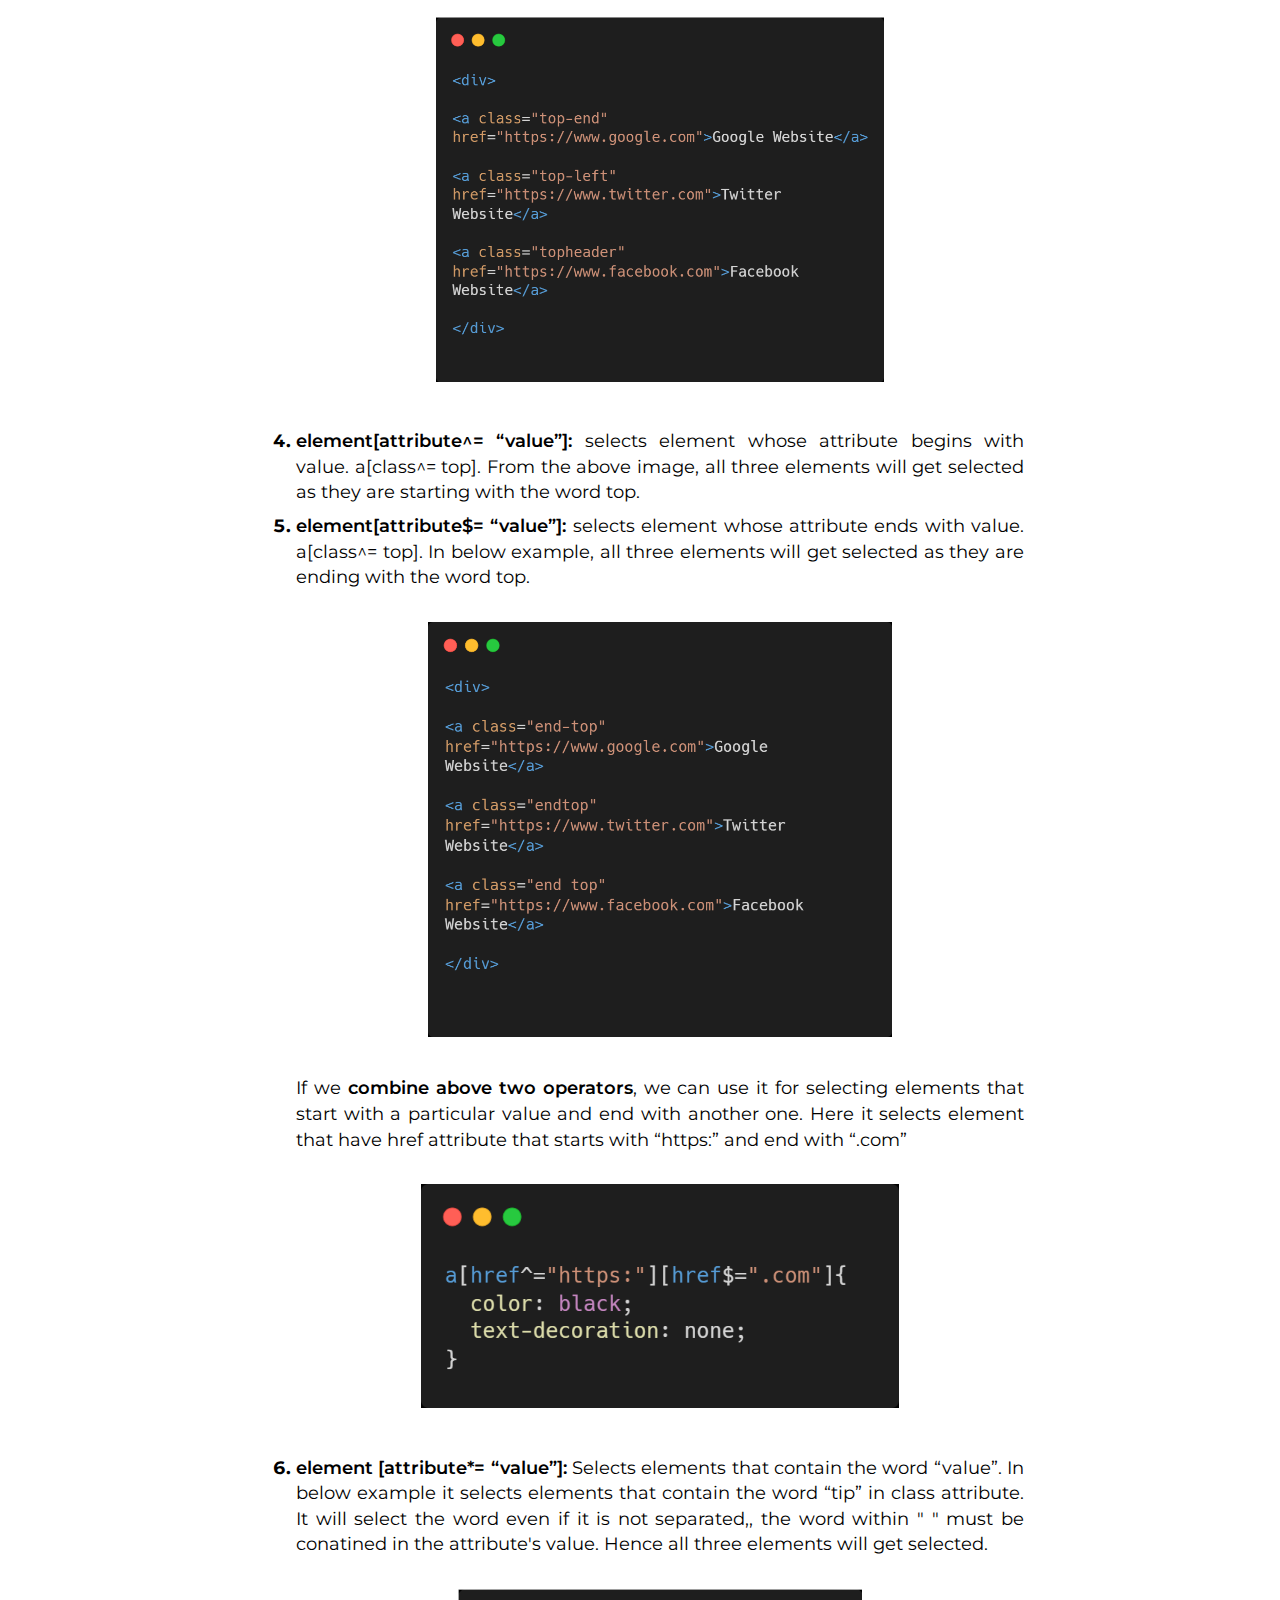
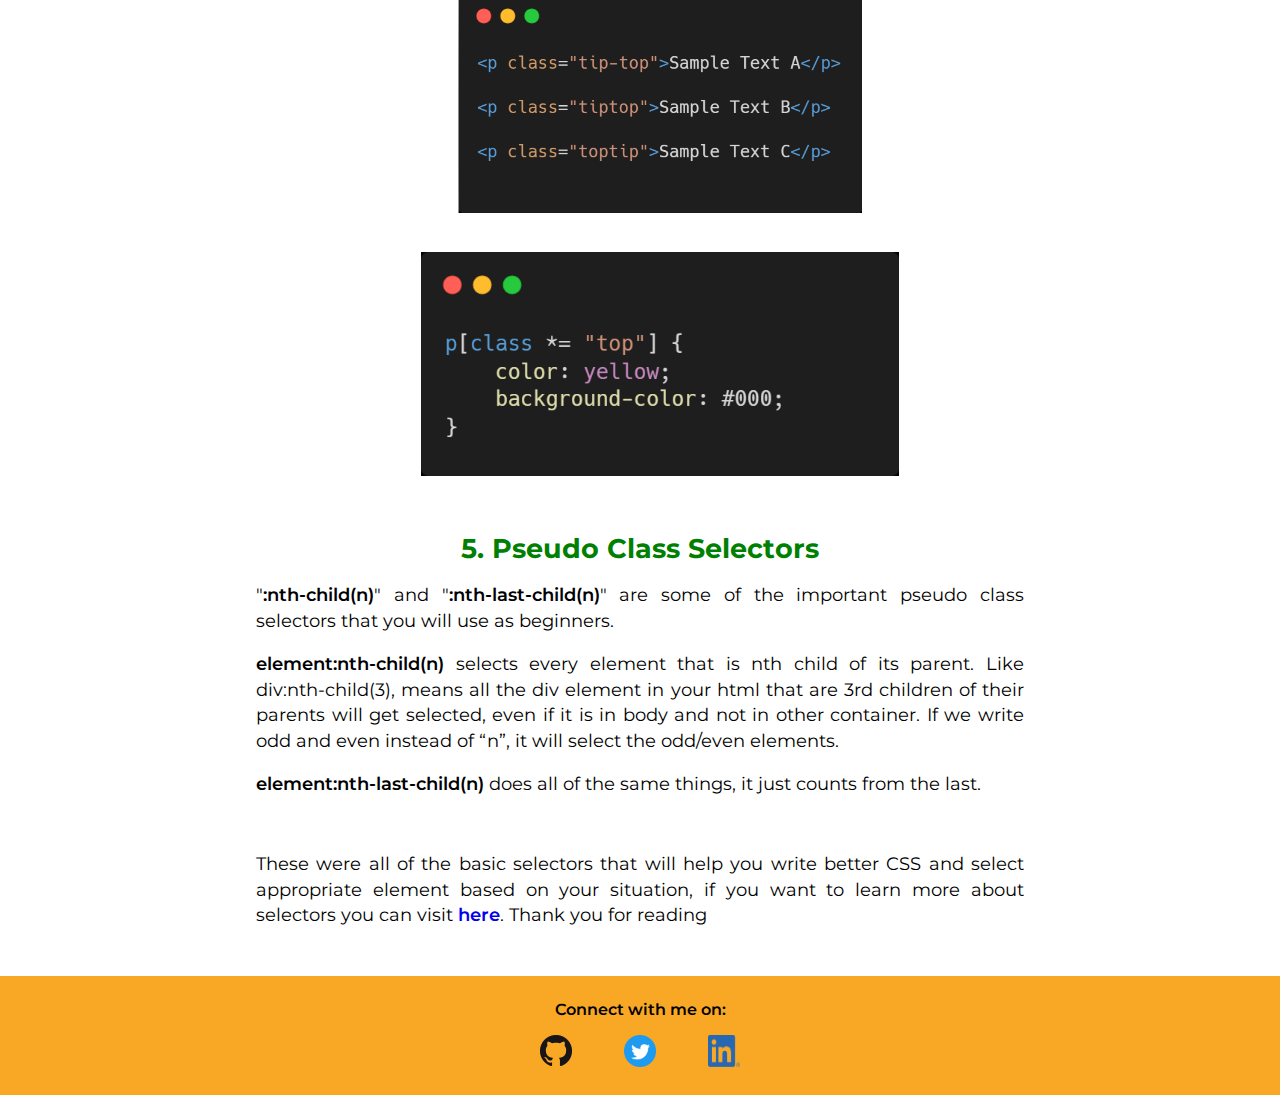
<file: Selecting-the-selectors.html>
<!DOCTYPE html>
<html lang="en">

<head>
    <meta charset="UTF-8">
    <meta http-equiv="X-UA-Compatible" content="IE=edge">
    <meta name="viewport" content="width=device-width, initial-scale=1.0">
    <link rel="stylesheet" href="./blog-2-style.css">
    <link rel="apple-touch-icon" sizes="180x180" href="./favicon-images/apple-touch-icon.png">
    <link rel="icon" type="image/png" sizes="32x32" href="./favicon-images/favicon-32x32.png">
    <link rel="icon" type="image/png" sizes="16x16" href="./favicon-images/favicon-16x16.png">
    <link rel="manifest" href="./favicon-images/site.webmanifest">
    <link rel="mask-icon" href="./favicon-images/safari-pinned-tab.svg" color="#5bbad5">
    <meta name="msapplication-TileColor" content="#00aba9">
    <meta name="theme-color" content="#ffffff">
    <meta name="author" content="Jagrut Sharma">
    <meta name="keywords" content="HTML, CSS, Javascript, Developer, Web Development">
    <meta name="description"
        content="Hi, My name is Jagrut. An upcoming developer. This is my website that serves as my portfolio and also includes some blogs">

    <title>Jagrut | Selectors</title>
</head>

<body>

    <header class="header">
        <h1 class="logo"><a href="/" class="logo-link">Jagrut&nbsp;Sharma</a></h1>
        <input type="checkbox" id="nav-toggle" class="nav-toggle">
        <label for="nav-toggle" class="nav-toggle-label">
            <span></span>
        </label>
        <nav class="nav">
            <ul class="list list-non-bullet">
                <li class="list-padding"><a class="normal-text-link" href="/">Home</a></li>
                <li class="list-padding"><a class="normal-text-link" href="./projects.html">Projects</a></li>
                <li class="list-padding"><a class="normal-text-link link-active" href="./blogs.html">Blogs</a></li>
                <li class="list-padding"><a class="normal-text-link" href="#footer-scroll">Contact</a></li>
            </ul>
        </nav>
    </header>

    <header class="blog-header">
        <h1 class="blog-heading">Selecting the <span class="blog-heading-focus">Selectors</span></h1>
        <p>Written by: <span style="font-weight: 600;">Jagrut Sharma</span></p>
    </header>

    <article class="article">

        <section>
            <p class="intro-blog">Selectors can be a pain for beginners to understand, I know it was for me. This blog
                will help fellow learners to properly understand the different selectors present and syntax that can be
                used to select a particular element. Here are some of the selectors that you will use a lot as a
                beginner:</p>
        </section>

        <section>
            <h1 class="blog-main-heading">1. Universal Selector</h1>
            <p>Universal Selector selects all of the elements present in the html. It does not select the pseudo classes
                and elements (:after, :before and :hover). It is suggested to use as less as possible. It is better to
                use selectors that are more specific. Can be used for applying box-sizing or font properties.</p>
            <figure>
                <img class="img-universal-selector img-blog-responsive" src="./selectors-blog-images/1. Universal.png">
            </figure>
        </section>

        <section>
            <h1 class="blog-main-heading">2. Type Selectors</h1>
            <p>These types of selectors are used to select elements by using the tag name that is used to wrap the
                element. Just write down the name of the element and then write its properties that you want.</p>
            <figure>
                <img class="img-blog-typeselector-1 img-blog-responsive" src="./selectors-blog-images/2. Type-html.png">
                <img class="img-blog-typeselector-2 img-blog-responsive" src="./selectors-blog-images/2.1 Type-css.png">
                <img class="img-blog-typeselector-3 img-blog-responsive" src="./selectors-blog-images/2.2 Type-result.PNG">
            </figure>
        </section>

        <section>
            <h1 class="blog-main-heading">3. Class and ID Selectors</h1>
            <p>The elements are given class name and an id to select particular element. The class name can be common
                for multiple elements but the id is unique to each element even if it is of same type. The class name is
                selected by writing a “.” In front of class name whereas for selecting an element with a specific id,
                “#” is used. Also, ID has higher specificity than class, that means if the same elements are selected
                using class and ID, properties defined in ID will be executed.</p>

            <figure>
                <img class="img-blog-class-id-selector-1 img-blog-responsive" src="./selectors-blog-images/3. Class and ID-html.png">
                <img class="img-blog-class-id-selector-2 img-blog-responsive" src="./selectors-blog-images/3.1 Class and ID-CSS.png">
                <img class="img-blog-class-id-selector-3 img-blog-responsive"
                    src="./selectors-blog-images/3.2 Class and id selector-result.PNG">
            </figure>
        </section>

        <section>
            <h1 class="blog-main-heading">4. Attribute selector</h1>
            <p>These selectors are used to select elements either based on an attribute or on values assigned to them.
                Some different ways of selecting attributes are:</p>
            <ol>
                <li><span style="font-weight: 600;">element[attribute]:</span> This will select only element that has
                    attribute mentioned in bracket. In below example, this selector will only select the middle element
                    of "img" tag that has alt attribute.
                    <div>
                        <img class="img-blog-attribute-1 img-blog-responsive" src="./selectors-blog-images/4. Attribute.png">
                        <img class="img-blog-attribute-2 img-blog-responsive" src="./selectors-blog-images/4.1 Attribute-CSS.png">
                    </div>
                </li>

                <li><span style="font-weight: 600;">element[attribute= value]:</span> This selects the element that has
                    specified value of the mentioned attribute. In below image, this selector will only work on the
                    first element that has “_blank” value for target attribute.
                    <div>
                        <img class="img-blog-attribute-3 img-blog-responsive" src="./selectors-blog-images/4.2 attribute-html.png">

                        <img class="img-blog-attribute-4 img-blog-responsive" src="./selectors-blog-images/4.3 attribute-css.png">

                    </div>
                </li>

                <li>
                    <span style="font-weight: 600;">element[attribute|= value]:</span> It selects elements that start
                    with the value. For e.g.:
                    a[class|= top] will select link(a) element that contains class attribute that starts with top value.
                    The top needs to be a whole word or followed by <span style="font-weight: 600;">“-"</span>, only
                    then it will get selected. Here only first and second <a> will get selected.

                        <div>
                            <img class="img-blog-attribute-5 img-blog-responsive" src="./selectors-blog-images/4.4 attribute-html.png">

                        </div>
                </li>

                <li>
                    <span style="font-weight: 600;">element[attribute^= “value”]:</span> selects element whose attribute
                    begins with value. a[class^= top]. From the above image, all three elements will get selected as
                    they are starting with the word top.
                </li>

                <li>
                    <span style="font-weight: 600;">element[attribute$= “value”]:</span> selects element whose attribute
                    ends with value. a[class^= top]. In below example, all three elements will get selected as they are
                    ending with the word top.
                    <div>
                        <img class="img-blog-attribute-6 img-blog-responsive" src="./selectors-blog-images/4.5 attribute-html.png">
                    </div>
                    If we <span style="font-weight: 600;">combine above two operators</span>, we can use it for
                    selecting elements that start with a particular value and end with another one. Here it selects
                    element that have href attribute that starts with “https:” and end with “.com”
                    <div>
                        <img class="img-blog-attribute-7 img-blog-responsive" src="./selectors-blog-images/4.6 attribute-css.png">
                    </div>
                </li>

                <li>
                    <span style="font-weight: 600;">element [attribute*= “value”]:</span> Selects elements that contain
                    the word “value”. In below example it selects elements that contain the word “tip” in class
                    attribute. It will select the word even if it is not separated,, the word within " " must be
                    conatined in the attribute's value. Hence all three elements will get selected.
                    <div>
                        <img class="img-blog-attribute-8 img-blog-responsive" src="./selectors-blog-images/4.7 attribut-html.png">

                        <img class="img-blog-attribute-9 img-blog-responsive" src="./selectors-blog-images/4.8 attribute css.png">
                    </div>
                </li>
            </ol>
        </section>

        <section>
            <h1 class="blog-main-heading">5. Pseudo Class Selectors</h1>
            <p>"<span style="font-weight: 600;">:nth-child(n)</span>" and "<span
                    style="font-weight: 600;">:nth-last-child(n)</span>" are some of the important pseudo class
                selectors that you will use as beginners.</p>
            <p><span style="font-weight: 600;">element:nth-child(n)</span> selects every element that is nth child of
                its parent. Like div:nth-child(3), means all the div element in your html that are 3rd children of their
                parents will get selected, even if it is in body and not in other container. If we write odd and even
                instead of “n”, it will select the odd/even elements.</p>
            <p><span style="font-weight: 600;">element:nth-last-child(n)</span> does all of the same things, it just
                counts from the last.</p>
        </section>

        <br>

        <p class="last">These were all of the basic selectors that will help you write better CSS and select appropriate
            element based on your situation, if you want to learn more about selectors you can visit <a
                class="link-last" href="https://developer.mozilla.org/en-US/docs/Web/CSS/CSS_Selectors" target="_blank">
                here</a>. Thank you for reading</p>



    </article>

    <footer id="footer-scroll" class="footer">
        <p class="footer__header">Connect with me on:</p>
        <ul class="list-nobullet">
            <li class="list-inline">
                <a class="link" href="https://github.com/jagrut-sharma" target="_blank"><img
                        src="./images/GitHub-Mark-32px.png" alt="github logo"></a>
            </li>
            <li class="list-inline">
                <a class="link" href="https://twitter.com/Jagrut_Sharma" target="_blank"><img
                        src="./images/Twitter social icons - circle - blue.png" alt="twitter logo"
                        style="width: 32px;height: 32px;"></a>
            </li>
            <li class="list-inline">
                <a class="link" href="https://www.linkedin.com/in/jagrut-sharma/" target="_blank"><img
                        src="./images/LI-In-Bug.png" alt="LinkedIn logo" style="width: 32px;height: 32px;"></a>
            </li>
        </ul>
    </footer>

</body>

</html>
</file>
<file: style.css>
@import url('https://fonts.googleapis.com/css2?family=Montserrat:wght@400;600;700&display=swap');

html {
    scroll-behavior: smooth;
}

:root {
    --primary-color: #F9A826;
    --secondary-color: black;
    --dark-gray: #71717a;
    --green-color: green;
    --off-white: #f4f4f5;
}

*,
*::after,
*::before {
    box-sizing: border-box;
}

body {
    font-family: 'Montserrat', sans-serif;
    margin: 0;
    font-weight: 400;
    font-size: 16px;
}

.container {
    padding: 0rem 1rem;
}

.container-center {
    max-width: 600px;
    margin: auto;
}

hr {
    margin: 2rem 0rem;
}

/* links & lists*/

.link {
    text-decoration: none;
    padding: 0.5rem 1rem;
}

.link-primary {
    background-color: var(--primary-color);
    border-radius: 0.5rem;
    color: var(--secondary-color);
    font-weight: 600;
}

.link-secondary {
    border: 1px solid var(--primary-color);
    color: var(--secondary-color);
    font-weight: 600;
    border-radius: 00.5rem;
}

.list-nobullet {
    list-style: none;
    padding-inline-start: 0;
    margin-block-end: 0;
}

.list-inline {
    display: inline;
    padding: 0rem 0.5rem;
}

.btn {
    text-decoration: none;
    padding: 0.75rem 1rem;
    position: relative;
    font-size: 1.1rem;
    font-weight: 600;
}

/* Button-1 */

.btn-1 {
    background-color: var(--primary-color);
    color: var(--secondary-color);
    border-radius: 30px;
    transition: transform 300ms ease;
}

.btn-1::after,
.btn-1::before {
    content: "";
    position: absolute;
    opacity: 0.3;
    background: var(--primary-color);
    width: 100%;
    height: 100%;
    border-radius: inherit;
    left: 0;
    bottom: 0;
    z-index: -1;
    transition: transform 0.3s ease;
}

.btn-1:hover {
    transform: translate(-6px, -6px);
}

.btn-1:hover::after {
    transform: translate(-12px, -6px);
}

.btn-1:hover::before {
    transform: translate(12px, 6px);
}

/* Button-2 */

.btn-2 {
    color: var(--secondary-color);
    z-index: 0;
}

.btn-2::after,
.btn-2::before {
    border: 3px solid var(--primary-color);
    content: "";
    position: absolute;
    width: auto;
    height: auto;
    left: 0;
    bottom: 0;
    right: 0;
    top: 0;
    z-index: -1;
    transition: transform 0.3s ease;
}

.btn-2:hover {
    color: var(--green-color);
}

.btn-2:hover::after {
    transform: translate(-5px, -5px);
}

.btn-2:hover::before {
    transform: translate(5px, 5px);
}

/* Button-3 */

.div-flex {
    display: inline-flex;
    margin: 1rem 0;
    /* margin-left: 1.5rem; */
    justify-content: center;
    gap: 1.5rem;
}

.btn-3 {
    color: var(--secondary-color);
    overflow: hidden;
    position: relative;
    border-radius: 30px;
    box-shadow: 0 0 0 0 rgba(249, 168, 38, 0.5), 0 0 0 0 rgba(0, 128, 0, 0.5);
    transition: transform 0.3s ease, box-shadow 0.3s ease;
    z-index: 0;
}

.btn-3::after {
    content: "";
    width: 400px;
    height: 400px;
    position: absolute;
    top: -50px;
    left: -100px;
    background-color: var(--primary-color);
    /*Fallback font*/
    background-image: linear-gradient(225deg,
            #f9a826 0%,
            #c1f926 65%,
            #008000 100%);
    z-index: -1;
    transition: transform 0.5s ease;
}

.btn-3:hover {
    transform: translate(0, -6px);
    box-shadow: 10px -10px 25px 0 rgba(249, 168, 38, 0.5), -10px 10px 25px 0 rgba(0, 128, 0, 0.5);
}

.btn-3:hover::after {
    transform: rotate(150deg);
}


/* Navigation */

.header {
    background-color: var(--primary-color);
    text-align: center;
    position: relative;
    width: 100%;
    z-index: 2;
}

.nav {
    position: absolute;
    text-align: left;
    top: 100%;
    left: 0;
    background-color: var(--primary-color);
    width: 100%;
    transform: scale(1, 0);
    transition: transform 350ms ease-in-out;
    transform-origin: top;
}

.header .logo {
    margin: 0;
    padding: 1rem;
}

.nav .list-non-bullet {
    list-style: none;
    margin: 0;
    padding: 0;
    text-align: center;
}

.nav .list-padding {
    margin-bottom: 1em;
    margin-left: 1em;
}

.nav .list-non-bullet .normal-text-link {
    text-decoration: none;
    color: var(--secondary-color);
    font-weight: 600;
    font-size: 1.2rem;
    opacity: 0;
    transition: opacity 150ms ease-in-out;
}

.nav .normal-text-link:hover {
    color: var(--green-color);
}

.nav-toggle:checked~nav {
    transform: scale(1, 1);
}

.nav-toggle:checked~nav .normal-text-link {
    opacity: 1;
    transition: opacity 250ms ease-in-out 250ms;
}

.nav-toggle {
    display: none;
}

.nav-toggle-label {
    position: absolute;
    top: 0;
    left: 0;
    margin-left: 1em;
    height: 100%;
    display: flex;
    align-items: center;
}

.nav-toggle-label span,
.nav-toggle-label span::before,
.nav-toggle-label span::after {
    display: block;
    background-color: var(--secondary-color);
    height: 2px;
    width: 2em;
    position: relative;
    border-radius: 2px;
}

.nav-toggle-label span::before,
.nav-toggle-label span::after {
    content: "";
    position: absolute;
}

.nav-toggle-label span::before {
    bottom: 7px;
}

.nav-toggle-label span::after {
    top: 7px;
}

.header .logo-link {
    text-decoration: none;
    color: var(--secondary-color);
}

.header .nav .list-padding .link-active {
    color: var(--green-color);
    font-weight: bold;
}

.header .logo .logo-link:hover {
    color: beige;
}

@media screen and (min-width: 800px) {

    .nav-toggle-label {
        display: none;
    }

    .header {
        display: grid;
        grid-template-columns: 0.5fr auto minmax(500px, 3fr) 0.5fr;
        width: 100%;
    }

    .logo {
        grid-column: 2 / 3;
    }

    .nav {
        all: unset;
        grid-column: 3/4;
        display: flex;
        justify-content: flex-end;
        align-items: center;
    }

    .nav .list {
        display: flex;
    }

    .nav .list-padding {
        margin-left: 3em;
        margin-bottom: 0;
    }

    .nav .list-non-bullet .normal-text-link {
        opacity: 1;
        position: relative;
    }

    .nav .list-non-bullet .normal-text-link::before {
        content: "";
        display: block;
        background-color: var(--green-color);
        height: 3px;
        position: absolute;
        bottom: -0.5em;
        left: 0;
        right: 0;
        transform: scale(0, 1);
        transform-origin: center;
        transition: transform ease 250ms;
    }

    .nav .list-non-bullet .normal-text-link:hover::before {
        transform: scale(1, 1);
    }
}

/* Navigation ends */

/* Header */

.hero {
    padding: 2rem;
    padding-top: 5rem;
}

.hero .hero__img {
    max-width: 80%;
    width: 600px;
    display: block;
    margin: auto;
}

.hero .hero__heading {
    padding-top: 1.5rem;
    color: var(--dark-gray);
    text-align: center;
}

.hero .hero-heading-focus {
    color: var(--primary-color);
}

.hero .hero-heading-focus2 {
    color: var(--green-color);
}

/* sections */

.section {
    padding: 2rem;
    text-align: center;
}

.section .container p {
    text-align: justify;
    text-align-last: center;
}

.section-ow {
    background: var(--off-white);
}

.section .container .section--img {
    width: 30px;
    height: 30px;
    vertical-align: -4px;
    margin-right: 10px;
}

.section .container .section--img2 {
    width: 40px;
    height: 30px;
    vertical-align: middle;
    margin-right: 10px;
}

.section .container .section--img3 {
    width: 30px;
    height: 30px;
    vertical-align: baseline;
    margin-right: 10px;
}

/* footer */

.footer {
    background-color: var(--primary-color);
    padding: 0.5rem 1rem;
    text-align: center;
    font-weight: 600;
}

.footer .link {
    color: var(--secondary-color);
}

.footer ul {
    padding-inline-start: 0px;
}

::selection {
    background: #eddf95;
    color: #000;
}

.section .container--blog {
    max-width: 70%;
    text-align: justify;
    margin: auto;
}

.section .container--blog .blog--heading {
    text-align: center;
}
</file>
<file: blog-1-style.css>
@import url('https://fonts.googleapis.com/css2?family=Montserrat:wght@400;600;700&display=swap');

@import url('https://fonts.googleapis.com/css2?family=Zilla+Slab:ital,wght@0,600;1,400&display=swap');

html {
    scroll-behavior: smooth;
}

:root {
    --primary-color: #F9A826;
    --secondary-color: black;
    --dark-gray: #71717a;
    --green-color: green;
    --off-white: #f4f4f5;
}

*,
*::after,
*::before {
    box-sizing: border-box;
}

body {
    font-family: 'Montserrat', sans-serif;
    margin: 0;
    font-weight: 400;
    font-size: 16px;
}

.container {
    padding: 0rem 1rem;
}

.container-center {
    max-width: 600px;
    margin: auto;
}

.link {
    text-decoration: none;
    padding: 0.5rem 1rem;
}

.list-nobullet {
    list-style: none;
    padding-inline-start: 0;
}

.list-inline {
    display: inline;
    padding: 0rem 0.5rem;
}

/* Navigation begins */

.header {
    background-color: var(--primary-color);
    text-align: center;
    position: relative;
    width: 100%;
    z-index: 2;
}

.nav {
    position: absolute;
    text-align: left;
    top: 100%;
    left: 0;
    background-color: var(--primary-color);
    width: 100%;
    transform: scale(1, 0);
    transition: transform 350ms ease-in-out;
    transform-origin: top;
}

.header .logo {
    margin: 0;
    padding: 1rem;
}

.nav .list-non-bullet {
    list-style: none;
    margin: 0;
    padding: 0;
    text-align: center;
}

.nav .list-padding {
    margin-bottom: 1em;
    margin-left: 1em;
}

.nav .list-non-bullet .normal-text-link {
    text-decoration: none;
    color: var(--secondary-color);
    font-weight: 600;
    font-size: 1.2rem;
    opacity: 0;
    transition: opacity 150ms ease-in-out;
}

.nav .normal-text-link:hover {
    color: var(--green-color);
}

.nav-toggle:checked~nav {
    transform: scale(1, 1);
}

.nav-toggle:checked~nav .normal-text-link {
    opacity: 1;
    transition: opacity 250ms ease-in-out 250ms;
}

.nav-toggle {
    display: none;
}

.nav-toggle-label {
    position: absolute;
    top: 0;
    left: 0;
    margin-left: 1em;
    height: 100%;
    display: flex;
    align-items: center;
}

.nav-toggle-label span,
.nav-toggle-label span::before,
.nav-toggle-label span::after {
    display: block;
    background-color: var(--secondary-color);
    height: 2px;
    width: 2em;
    position: relative;
    border-radius: 2px;
}

.nav-toggle-label span::before,
.nav-toggle-label span::after {
    content: "";
    position: absolute;
}

.nav-toggle-label span::before {
    bottom: 7px;
}

.nav-toggle-label span::after {
    top: 7px;
}

.header .logo-link {
    text-decoration: none;
    color: var(--secondary-color);
}

.header .nav .list-padding .link-active {
    color: var(--green-color);
    font-weight: bold;
}

.header .logo .logo-link:hover {
    color: beige;
}


/* Blog-article */

.article {
    max-width: 80%;
    text-align: justify;
    margin: auto;
}

/* Images in blogs */

.article section figure {
    text-align: center;
}

.article section p {
    line-height: 1.6rem;
}

.article section figure .img-blog-responsive {
    width: 100%;
    padding-top: 0.5rem;
}

.article section figure .img-blog-formatting-2 {
    display: none;
}

.article section figure .img-blog-formatting-3 {
    display: inline;
    padding-top: 0.5rem;
    width: 100%;
}

.article section figure .img-blog-code-2 {
    display: none;
}

.article section figure .img-blog-code-3 {
    display: inline;
}


/* Navigation for Bigger Screen */

@media screen and (min-width: 800px) {

    .nav-toggle-label {
        display: none;
    }

    .header {
        display: grid;
        grid-template-columns: 0.5fr auto minmax(500px, 3fr) 0.5fr;
        width: 100%;
    }

    .logo {
        grid-column: 2 / 3;
    }

    .nav {
        all: unset;
        grid-column: 3/4;
        display: flex;
        justify-content: flex-end;
        align-items: center;
    }

    .nav .list {
        display: flex;
    }

    .nav .list-padding {
        margin-left: 3em;
        margin-bottom: 0;
    }

    .nav .list-non-bullet .normal-text-link {
        opacity: 1;
        position: relative;
    }

    .nav .list-non-bullet .normal-text-link::before {
        content: "";
        display: block;
        background-color: var(--green-color);
        height: 3px;
        position: absolute;
        bottom: -0.5em;
        left: 0;
        right: 0;
        transform: scale(0, 1);
        transform-origin: center;
        transition: transform ease 250ms;
    }

    .nav .list-non-bullet .normal-text-link:hover::before {
        transform: scale(1, 1);
    }

    /* Images in blog */

    .article {
        max-width: 60%;
        text-align: justify;
        margin: auto;
    }

    .article section figure .img-blog-heading-1 {
        width: 20rem;
        padding: 1rem;
    }

    .article section figure .img-blog-heading-2 {
        padding: 1rem;
        height: 17.5rem;
        width: 20rem;
    }

    .article section figure .img-blog-formatting-1 {
        padding: 1rem;
        width: 22rem;
    }

    .article section figure .img-blog-formatting-2 {
        display: inline;
        padding: 1rem;
        height: 14rem;
    }

    .article section figure .img-blog-formatting-3 {
        display: none;
    }

    .article section figure .img-blog-link-1 {
        padding: 1rem;
        width: 25rem;
    }

    .article section figure .img-blog-link-2 {
        padding: 1rem;
        width: auto;
        height: 19.3rem;
    }

    .article section figure .img-blog-image-1 {
        padding: 1rem;
        width: 29rem;
        display: block;
        margin: auto;
    }

    .article section figure .img-blog-image-2 {
        padding: 1rem;
        width: auto;
        height: 22rem;
    }

    .article section figure .img-blog-bullet-1 {
        padding: 1rem;
        width: 25rem;
    }

    .article section figure .img-blog-bullet-2 {
        padding: 1rem;
        height: 19.5rem;
        width: auto;
    }

    .article section figure .img-blog-code-1 {
        padding: 1rem;
        width: 25rem;
    }

    .article section figure .img-blog-code-2 {
        display: inline;
        padding: 1rem;
        height: 15rem;
    }

    .article section figure .img-blog-code-3 {
        display: none;
        padding: 1rem;
        width: 15rem;
    }

    /* Images in Blog ends */
}

/* Navigation ends */

/* Blog Heading */

.blog-header {
    padding: 4rem;
    padding-bottom: 1rem;
    text-align: center;
}

.blog-header .blog-heading {
    color: var(--dark-gray);
    margin: 0;
    font-size: 2rem;
}

.blog-header .blog-heading-focus {
    color: var(--primary-color);

}

.article .blog-main-heading {
    text-align: center;
    font-size: 1.7rem;
    margin: 0.5rem;
    color: var(--green-color);
}

.intro-blog {
    margin-top: 0;
}

.article .fact {
    font-family: 'Zilla Slab', serif;
    font-style: italic;
    background-color: antiquewhite;
    padding: 0.5rem;
    border-left: 5px solid #fc9105;
}

.article section {
    font-size: 1.1rem;
}

.article p a {
    text-decoration: none;
    color: #000;
    font-weight: 600;
}

.article p a:hover {
    color: var(--green-color);
    font-weight: 800;
}

.article .last {
    margin-bottom: 3rem;
}

/* Footer css */

.footer {
    background-color: var(--primary-color);
    padding: 0.5rem 1rem;
    text-align: center;
    font-weight: 600;
}

.footer .link {
    color: var(--secondary-color);
}

.footer ul {
    padding-inline-start: 0px;
}

::selection {
    background: #eddf95;
    color: #000;
}
</file>
<file: blog-2-style.css>
@import url('https://fonts.googleapis.com/css2?family=Montserrat:wght@400;600;700&display=swap');

@import url('https://fonts.googleapis.com/css2?family=Zilla+Slab:ital,wght@0,600;1,400&display=swap');

html {
    scroll-behavior: smooth;
}

:root {
    --primary-color: #F9A826;
    --secondary-color: black;
    --dark-gray: #71717a;
    --green-color: green;
    --off-white: #f4f4f5;
}

*,
*::after,
*::before {
    box-sizing: border-box;
}

body {
    font-family: 'Montserrat', sans-serif;
    margin: 0;
    font-weight: 400;
    font-size: 16px;
}

.container {
    padding: 0rem 1rem;
}

.container-center {
    max-width: 600px;
    margin: auto;
}

.link {
    text-decoration: none;
    padding: 0.5rem 1rem;
}

.list-nobullet {
    list-style: none;
    padding-inline-start: 0;
}

.list-inline {
    display: inline;
    padding: 0rem 0.5rem;
}

/* Navigation begins */

.header {
    background-color: var(--primary-color);
    text-align: center;
    position: relative;
    width: 100%;
    z-index: 2;
}

.nav {
    position: absolute;
    text-align: left;
    top: 100%;
    left: 0;
    background-color: var(--primary-color);
    width: 100%;
    transform: scale(1, 0);
    transition: transform 350ms ease-in-out;
    transform-origin: top;
}

.header .logo {
    margin: 0;
    padding: 1rem;
}

.nav .list-non-bullet {
    list-style: none;
    margin: 0;
    padding: 0;
    text-align: center;
}

.nav .list-padding {
    margin-bottom: 1em;
    margin-left: 1em;
}

.nav .list-non-bullet .normal-text-link {
    text-decoration: none;
    color: var(--secondary-color);
    font-weight: 600;
    font-size: 1.2rem;
    opacity: 0;
    transition: opacity 150ms ease-in-out;
}

.nav .normal-text-link:hover {
    color: var(--green-color);
}

.nav-toggle:checked~nav {
    transform: scale(1, 1);
}

.nav-toggle:checked~nav .normal-text-link {
    opacity: 1;
    transition: opacity 250ms ease-in-out 250ms;
}

.nav-toggle {
    display: none;
}

.nav-toggle-label {
    position: absolute;
    top: 0;
    left: 0;
    margin-left: 1em;
    height: 100%;
    display: flex;
    align-items: center;
}

.nav-toggle-label span,
.nav-toggle-label span::before,
.nav-toggle-label span::after {
    display: block;
    background-color: var(--secondary-color);
    height: 2px;
    width: 2em;
    position: relative;
    border-radius: 2px;
}

.nav-toggle-label span::before,
.nav-toggle-label span::after {
    content: "";
    position: absolute;
}

.nav-toggle-label span::before {
    bottom: 7px;
}

.nav-toggle-label span::after {
    top: 7px;
}

.header .logo-link {
    text-decoration: none;
    color: var(--secondary-color);
}

.header .nav .list-padding .link-active {
    color: var(--green-color);
    font-weight: bold;
}

.header .logo .logo-link:hover {
    color: beige;
}

/* Blog Article and Images */

.article {
    max-width: 80%;
    text-align: justify;
    margin: auto;
}

.article section figure .img-blog-responsive, .article section ol li div .img-blog-responsive {
    width: 100%;
    padding-top: 0.5rem;
}

/* Responsive Navigation */

@media screen and (min-width: 800px) {

    .nav-toggle-label {
        display: none;
    }

    .header {
        display: grid;
        grid-template-columns: 0.5fr auto minmax(500px, 3fr) 0.5fr;
        width: 100%;
    }

    .logo {
        grid-column: 2 / 3;
    }

    .nav {
        all: unset;
        grid-column: 3/4;
        display: flex;
        justify-content: flex-end;
        align-items: center;
    }

    .nav .list {
        display: flex;
    }

    .nav .list-padding {
        margin-left: 3em;
        margin-bottom: 0;
    }

    .nav .list-non-bullet .normal-text-link {
        opacity: 1;
        position: relative;
    }

    .nav .list-non-bullet .normal-text-link::before {
        content: "";
        display: block;
        background-color: var(--green-color);
        height: 3px;
        position: absolute;
        bottom: -0.5em;
        left: 0;
        right: 0;
        transform: scale(0, 1);
        transform-origin: center;
        transition: transform ease 250ms;
    }

    .nav .list-non-bullet .normal-text-link:hover::before {
        transform: scale(1, 1);
    }

    /* Images in Blog */

    .article {
        max-width: 60%;
        text-align: justify;
        margin: auto;
    }

    .article section figure{
        margin: 0;
    }
    
    .article section figure .img-universal-selector{
        padding: 1rem;
        width: 26rem;
    }
    
    .article section figure .img-blog-typeselector-1{
        padding: 1rem;
        width: 30.5rem;
    }
    
    .article section figure .img-blog-typeselector-2{
        padding: 1rem;
        height: 15rem;
        width: auto;
    }
    
    .article section figure .img-blog-typeselector-3{
        padding: 1rem;
        height: 15rem;
        width: auto;
    }
    
    .article section figure .img-blog-class-id-selector-1, .article section figure .img-blog-class-id-selector-2{
        padding: 1rem;
        height: 25rem;
        width: auto;
    }
    
    .article section figure .img-blog-class-id-selector-3{
        padding: 1rem;
        width: 28rem;
    }
    
    .article section ol li div .img-blog-attribute-1{
        padding: 1rem;
        width: 26rem;
    }
    
    .article section ol li div .img-blog-attribute-2{
        padding: 1rem;
        height: 21.5rem;
        width: auto;
    }
    
    .article section ol li div .img-blog-attribute-3{
        padding: 1rem;
        height: 20rem;
        width: auto;
    }
    
    .article section ol li div .img-blog-attribute-4{
        padding: 1rem;
        height: 18.5rem;
        width: auto;
    }
    
    .article section ol li div .img-blog-attribute-5{
        padding: 1rem;
        width: 30rem;
    }
    
    .article section ol li div .img-blog-attribute-6{
        padding: 1rem;
        width: 31rem;
    }
    
    .article section ol li div .img-blog-attribute-7{
        padding: 1rem;
        height: 16rem;
        width: auto;
    }
    
    .article section ol li div .img-blog-attribute-8{
        padding: 1rem;
        height: 16rem;
        width: auto;
    }
    
    .article section ol li div .img-blog-attribute-9{
        padding: 1rem;
        height: 16rem;
        width: auto;
    }
    
    /* Responsive Image Blog Ends */

}
/* Navigation ends */

/* Blog Heading */

.blog-header {
    padding: 4rem;
    padding-bottom: 1rem;
    text-align: center;
}

.blog-header .blog-heading {
    color: var(--dark-gray);
    margin: 0;
    font-size: 2rem;
}

.blog-header .blog-heading-focus {
    color: var(--primary-color);
}

.article .blog-main-heading {
    text-align: center;
    font-size: 1.7rem;
    margin: 0.5rem;
    color: var(--green-color);
}

.article section{
    font-size: 1.1rem;
}

.article p{
    line-height: 1.6rem;
}

.article section figure{
    text-align: center;
}

.intro-blog{
    margin-top: 0;
}

.article section ol li{
    font-size: 1.1rem;
    line-height: 1.6rem;
    margin-bottom: 0.45em;
}

.article section ol li::marker{
    font-weight: bold;
}

.article section ol li div{
    text-align: center;
    padding: 1rem;
}

/* Image of blogs */

.article .last{
    margin-bottom: 3rem;
    font-size: 1.1rem;
}

.article .last .link-last{
    text-decoration: none;
    font-weight: 600;
}

.article .last .link-last:hover{
    font-weight: 800;
    color: var(--green-color);
}

/* Footer css */

.footer {
    background-color: var(--primary-color);
    padding: 0.5rem 1rem;
    text-align: center;
    font-weight: 600;
}

.footer .link {
    color: var(--secondary-color);
}

.footer ul {
    padding-inline-start: 0px;
}

::selection {
    background: #eddf95;
    color: #000;
}
</file>
